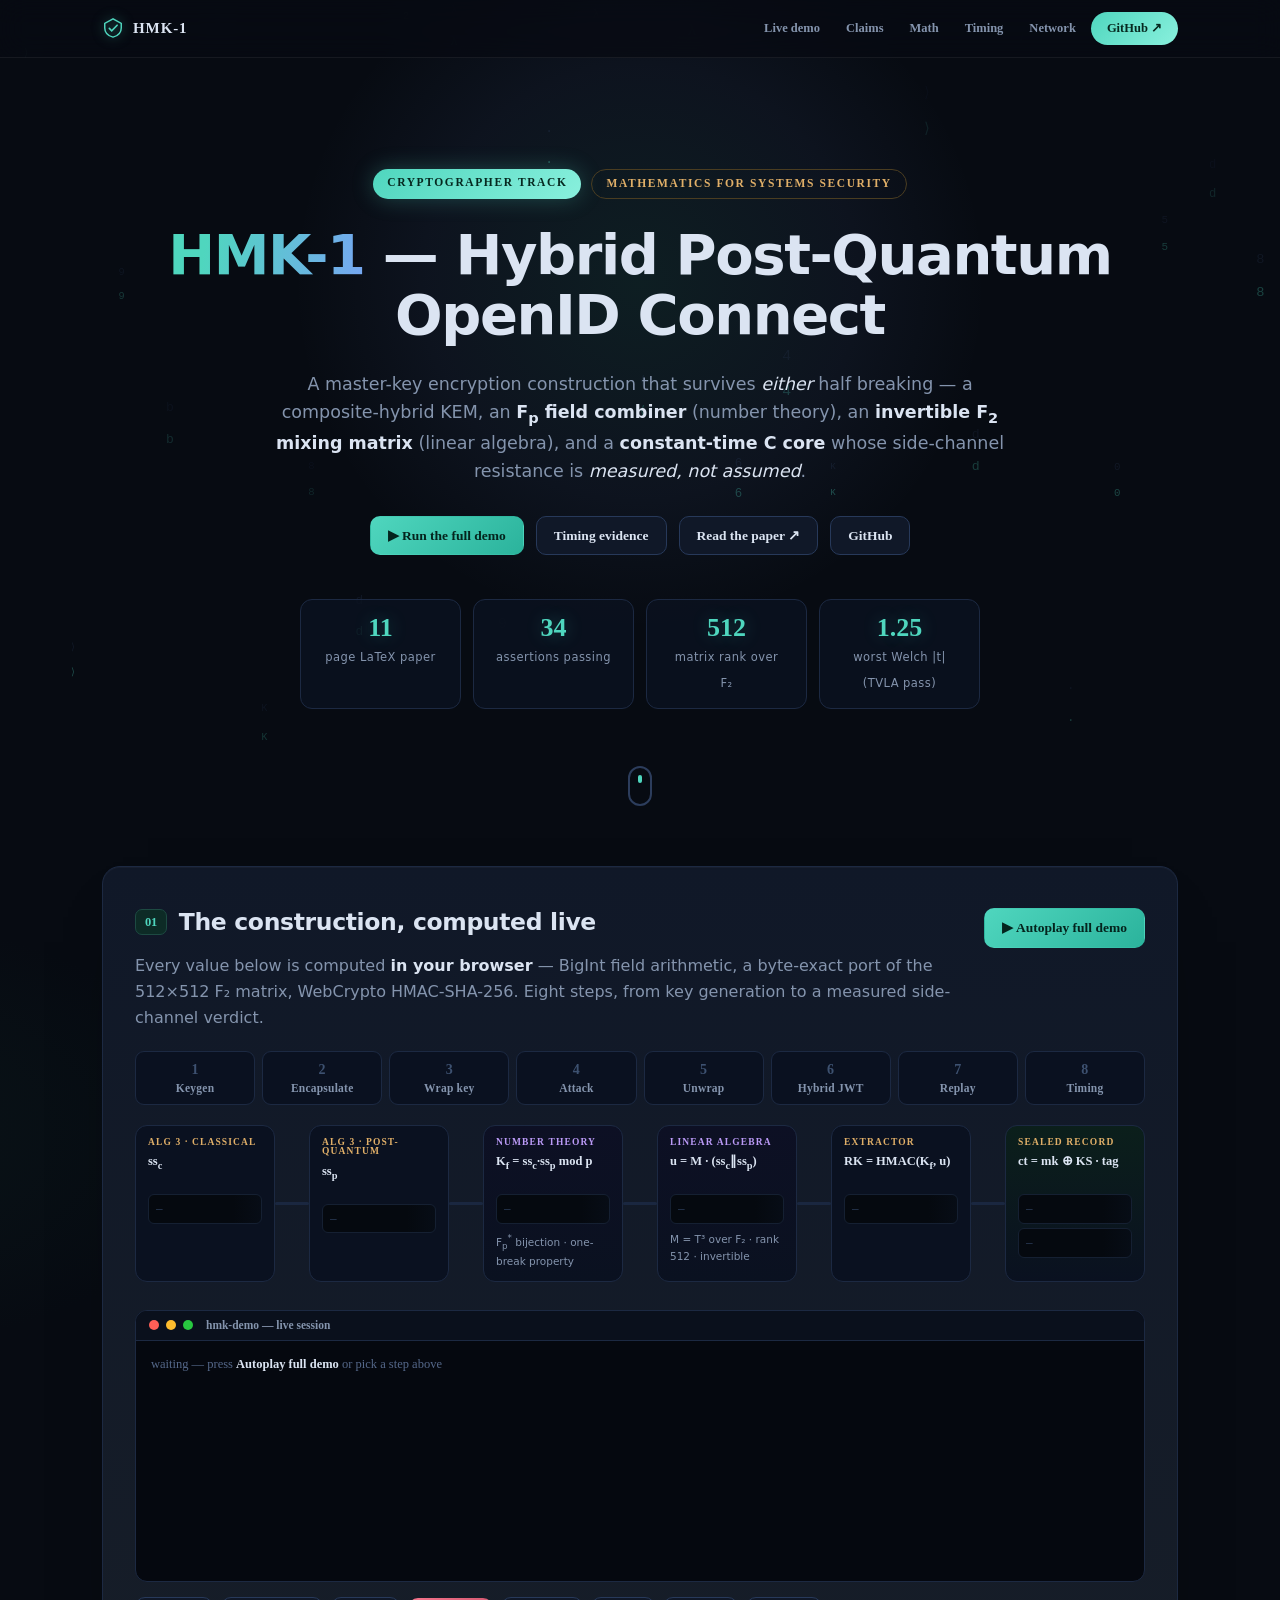
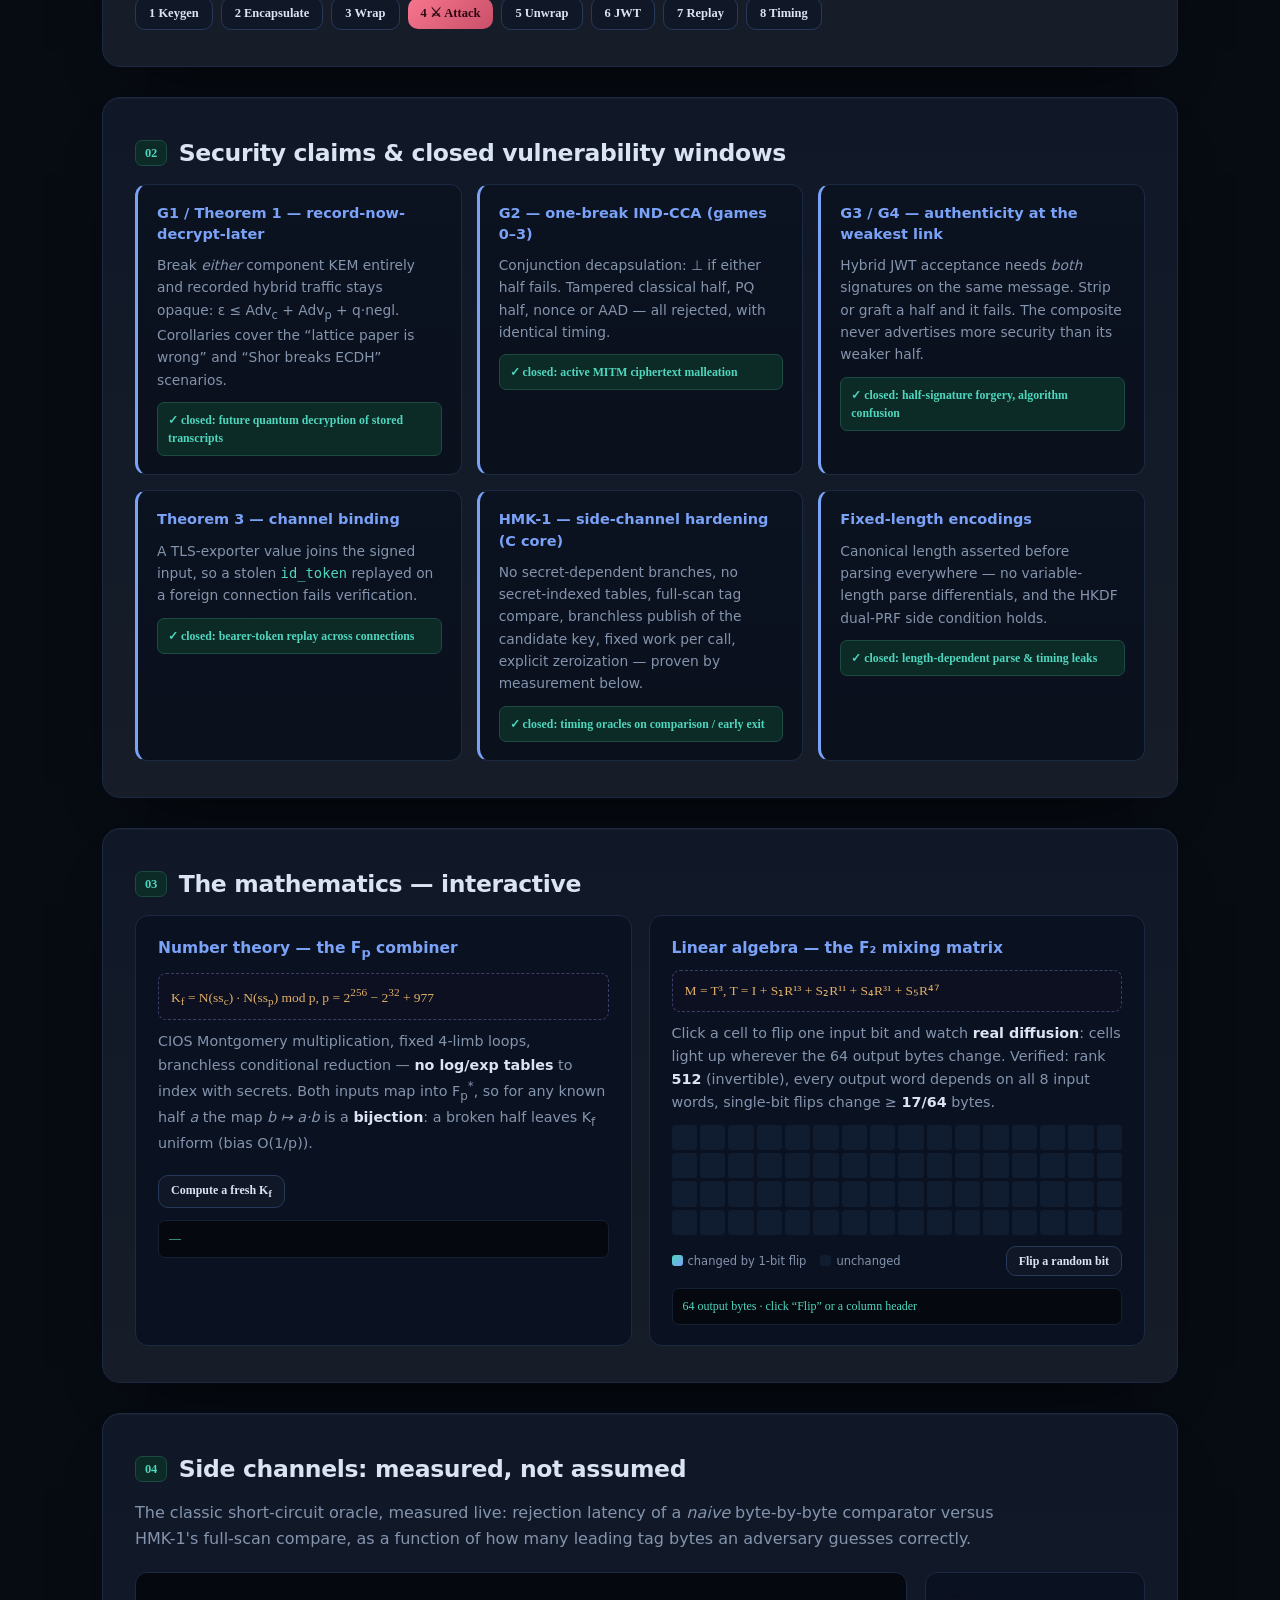
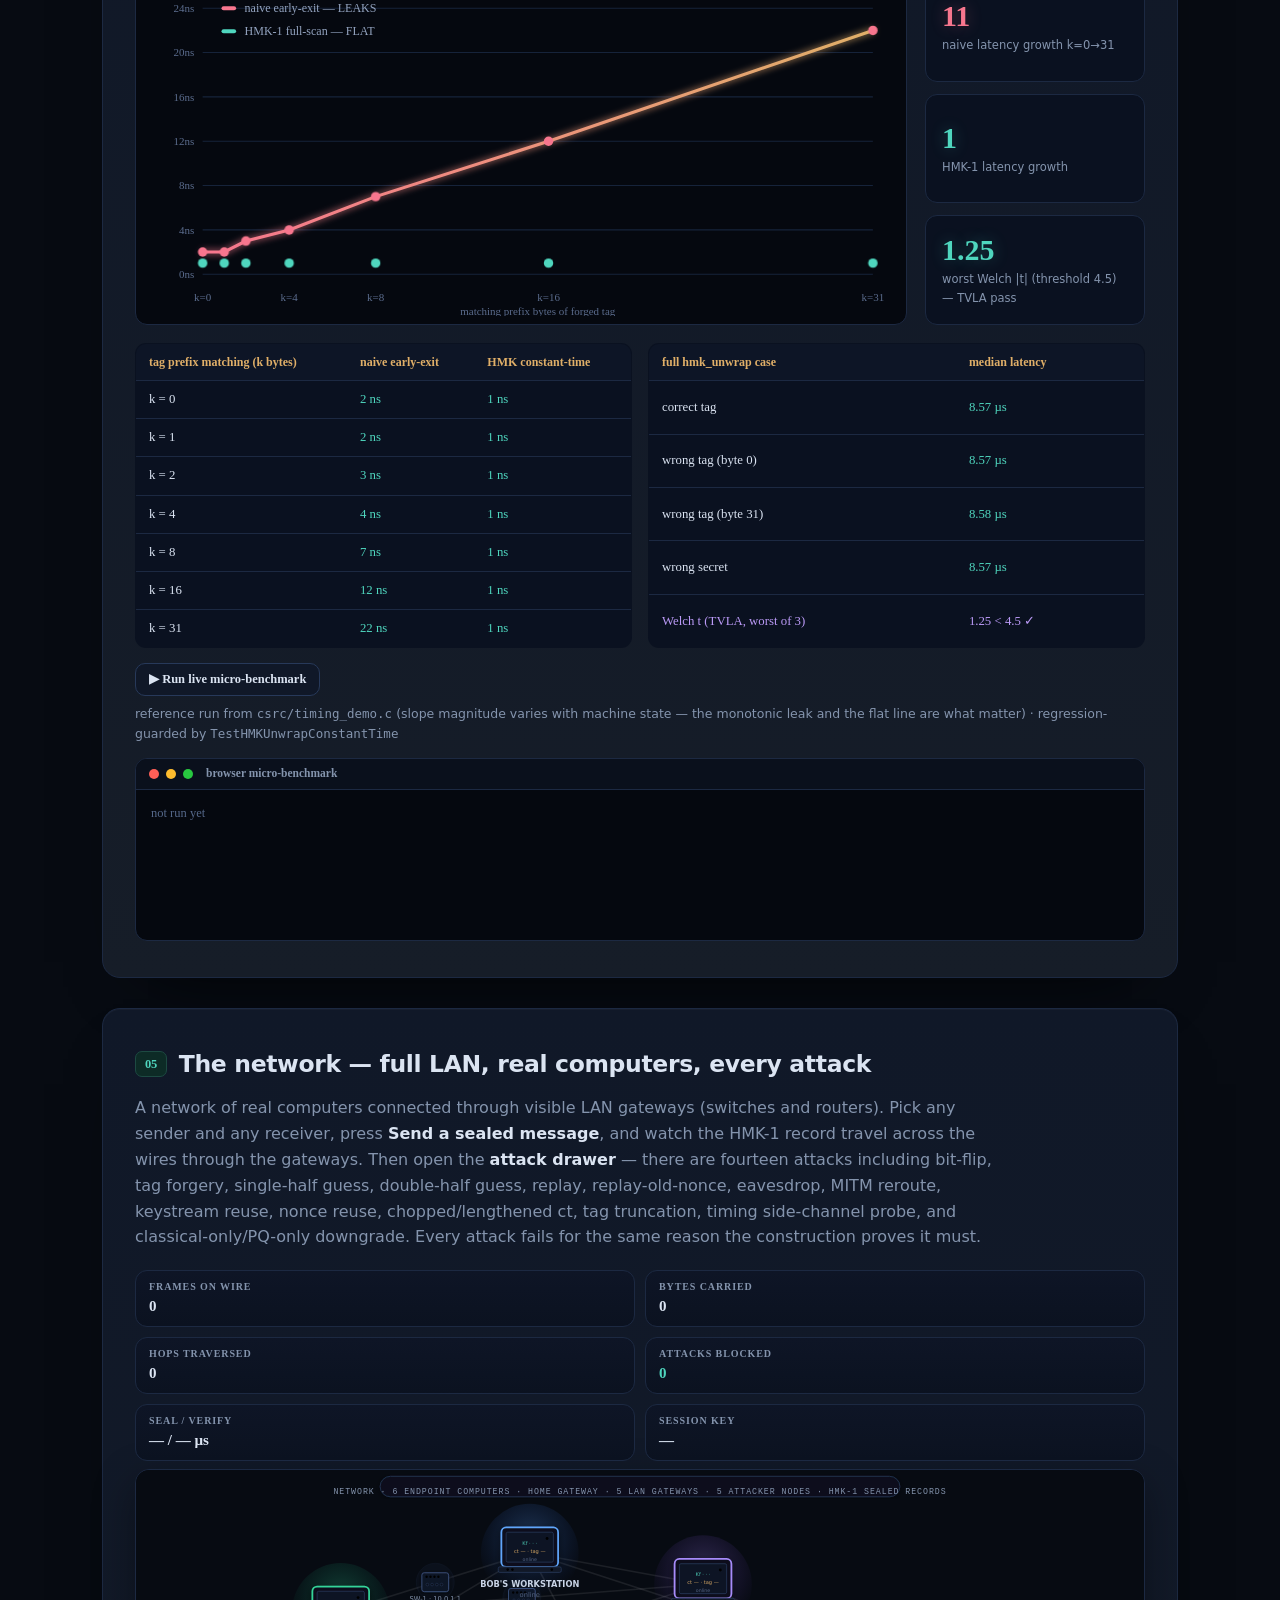
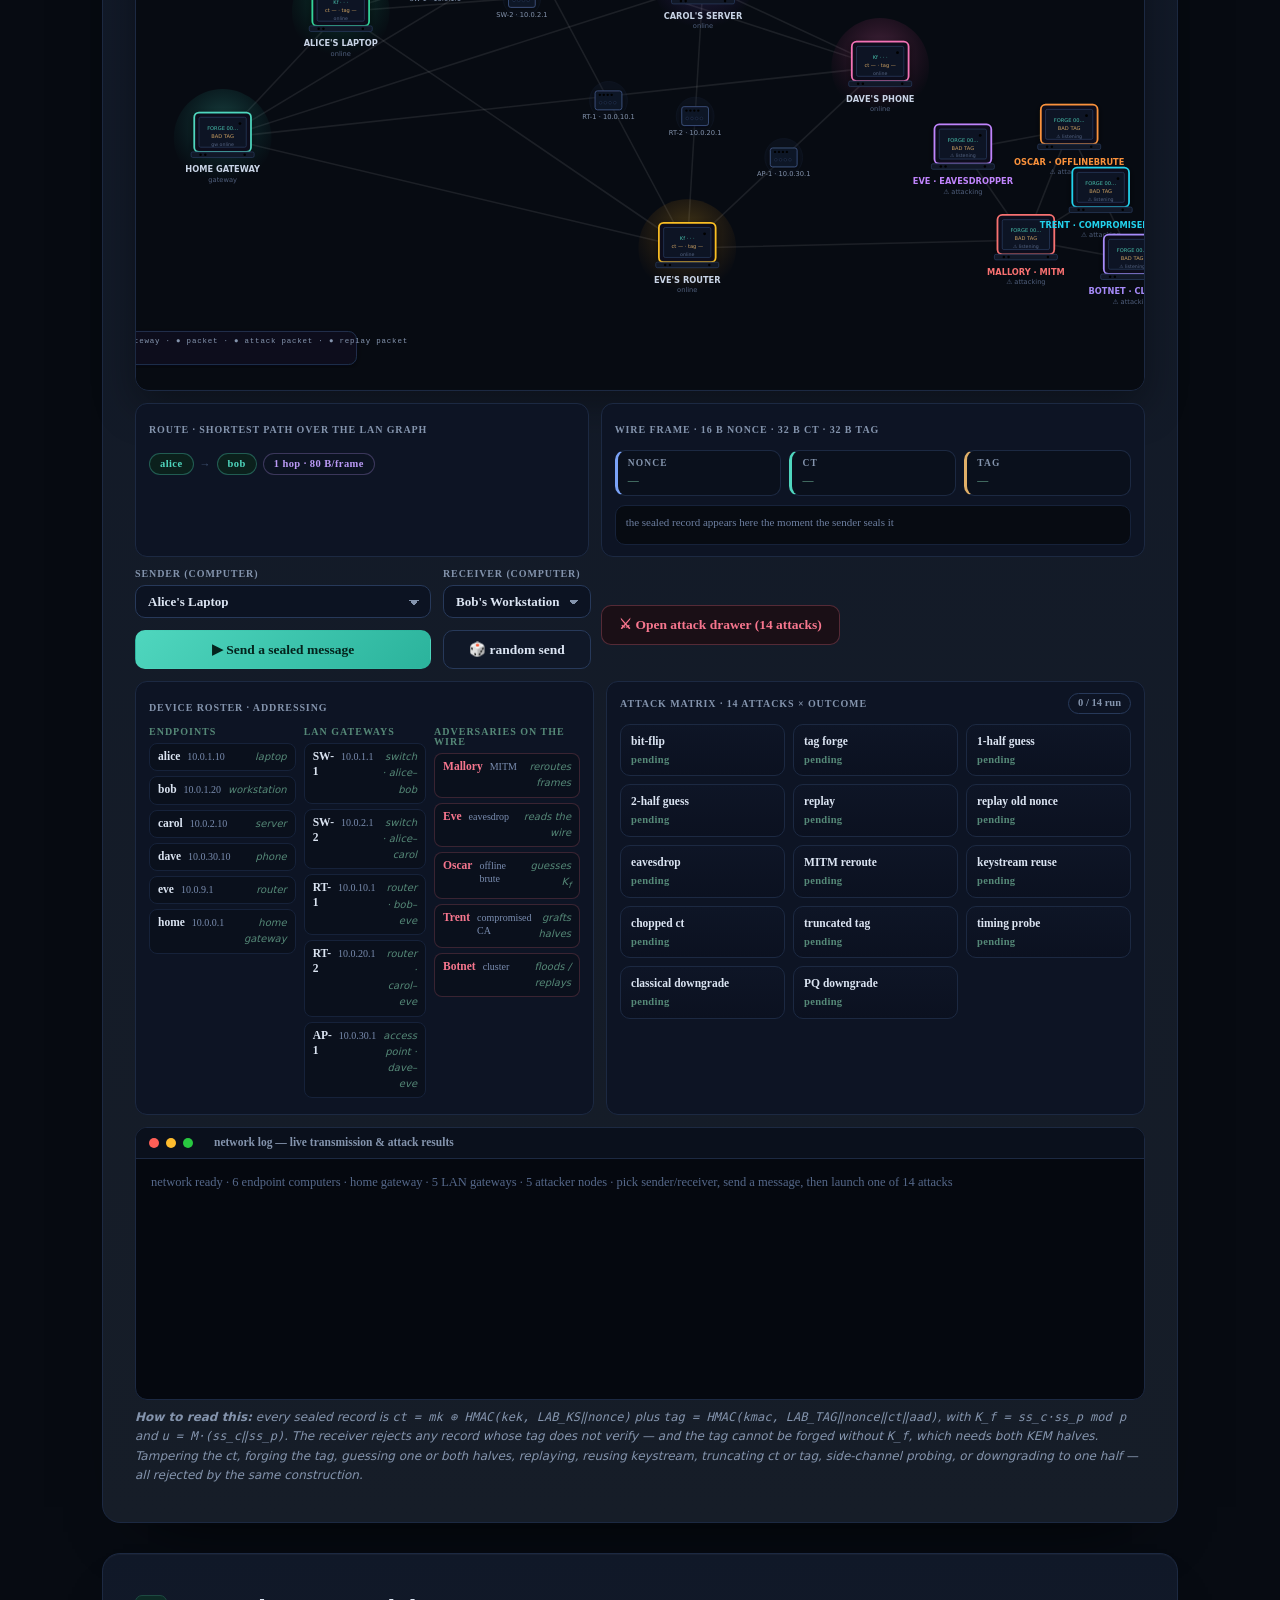
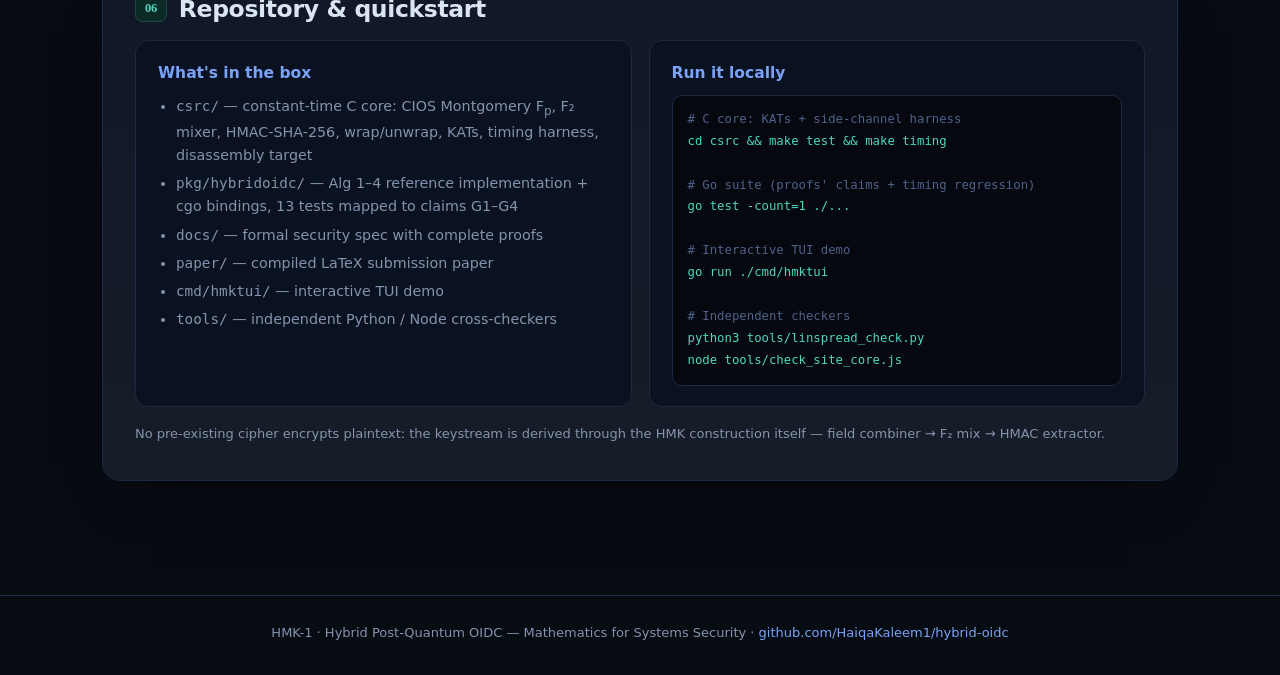
<file: site/index.html>
<!DOCTYPE html>
<html lang="en">
<head>
<meta charset="UTF-8">
<meta name="viewport" content="width=device-width, initial-scale=1.0">
<title>HMK-1 · Hybrid Post-Quantum OIDC — Cryptographer Track</title>
<meta name="description" content="Master-key encryption surviving either half breaking: composite-hybrid KEM, F_p field combiner, rank-512 F_2 matrix, constant-time C core with measured side-channel resistance.">
<link rel="stylesheet" href="styles.css">
<link rel="icon" href="data:image/svg+xml,<svg xmlns='http://www.w3.org/2000/svg' viewBox='0 0 100 100'><text y='.9em' font-size='90'>🔐</text></svg>">
</head>
<body>

<!-- =============================================================== NAV -->
<nav class="nav">
  <div class="nav-inner">
    <a class="brand" href="#top">
      <svg viewBox="0 0 24 24" width="22" height="22" aria-hidden="true">
        <path d="M12 2L3 7v5c0 5 3.8 8.6 9 10 5.2-1.4 9-5 9-10V7l-9-5z" fill="none" stroke="currentColor" stroke-width="1.6"/>
        <path d="M8 12.5l2.6 2.6L16.5 9" fill="none" stroke="currentColor" stroke-width="1.8" stroke-linecap="round"/>
      </svg>
      <span>HMK-1</span>
    </a>
    <div class="nav-links">
      <a href="#demo">Live demo</a>
      <a href="#claims">Claims</a>
      <a href="#math">Math</a>
      <a href="#timing">Timing</a>
      <a href="#network">Network</a>
      <a class="nav-cta" href="https://github.com/HaiqaKaleem1/hybrid-oidc" target="_blank" rel="noopener">GitHub ↗</a>
    </div>
    <button class="nav-toggle" id="navToggle" aria-label="Toggle navigation" aria-expanded="false">
      <span></span><span></span><span></span>
    </button>
  </div>
</nav>

<!-- ============================================================= HERO -->
<header class="hero" id="top">
  <canvas id="heroCanvas" aria-hidden="true"></canvas>
  <div class="hero-glow" aria-hidden="true"></div>
  <div class="hero-inner">
    <div class="badge-row reveal">
      <span class="badge">Cryptographer Track</span>
      <span class="badge ghost">Mathematics for Systems Security</span>
    </div>
    <h1 class="reveal d1">
      <span class="gradient-text">HMK-1</span> — Hybrid Post-Quantum<br>OpenID Connect
    </h1>
    <p class="tagline reveal d2">
      A master-key encryption construction that survives <em>either</em> half breaking —
      a composite-hybrid KEM, an <strong>F<sub>p</sub> field combiner</strong> (number theory),
      an <strong>invertible F<sub>2</sub> mixing matrix</strong> (linear algebra), and a
      <strong>constant-time C core</strong> whose side-channel resistance is
      <em>measured, not assumed</em>.
    </p>
    <div class="cta-row reveal d3">
      <button class="btn primary glow" id="heroRun">▶ Run the full demo</button>
      <a class="btn" href="#timing">Timing evidence</a>
      <a class="btn" href="paper/main.pdf">Read the paper ↗</a>
      <a class="btn" href="https://github.com/HaiqaKaleem1/hybrid-oidc" target="_blank" rel="noopener">GitHub</a>
    </div>
    <div class="stats reveal d4">
      <div class="stat"><span class="stat-num" data-count="11">0</span><span class="stat-label">page LaTeX paper</span></div>
      <div class="stat"><span class="stat-num" data-count="34">0</span><span class="stat-label">assertions passing</span></div>
      <div class="stat"><span class="stat-num" data-count="512">0</span><span class="stat-label">matrix rank over F₂</span></div>
      <div class="stat"><span class="stat-num">1.25</span><span class="stat-label">worst Welch |t| (TVLA pass)</span></div>
    </div>
  </div>
  <div class="scroll-hint" aria-hidden="true"><span></span></div>
</header>

<main>

<!-- ============================================================= DEMO -->
<section id="demo" class="panel reveal">
  <div class="panel-head">
    <h2><span class="num">01</span> The construction, computed live</h2>
    <div class="panel-actions">
      <button class="btn primary glow" id="btnAutoplay">▶ Autoplay full demo</button>
    </div>
  </div>
  <p class="lead">Every value below is computed <strong>in your browser</strong> — BigInt field
  arithmetic, a byte-exact port of the 512×512 F₂ matrix, WebCrypto HMAC-SHA-256.
  Eight steps, from key generation to a measured side-channel verdict.</p>

  <!-- step rail -->
  <div class="rail" id="rail">
    <button class="rail-step" data-step="0"><i>1</i>Keygen</button>
    <button class="rail-step" data-step="1"><i>2</i>Encapsulate</button>
    <button class="rail-step" data-step="2"><i>3</i>Wrap key</button>
    <button class="rail-step" data-step="3"><i>4</i>Attack</button>
    <button class="rail-step" data-step="4"><i>5</i>Unwrap</button>
    <button class="rail-step" data-step="5"><i>6</i>Hybrid JWT</button>
    <button class="rail-step" data-step="6"><i>7</i>Replay</button>
    <button class="rail-step" data-step="7"><i>8</i>Timing</button>
  </div>

  <!-- pipeline -->
  <div class="pipeline" id="pipeline">
    <div class="stage" data-stage="0">
      <div class="stage-kicker">Alg 3 · classical</div>
      <div class="stage-title">ss<sub>c</sub></div>
      <code class="hex skel" id="v-ssc">—</code>
    </div>
    <div class="conn" data-on="0"><span class="pulse"></span></div>
    <div class="stage" data-stage="1">
      <div class="stage-kicker">Alg 3 · post-quantum</div>
      <div class="stage-title">ss<sub>p</sub></div>
      <code class="hex skel" id="v-ssp">—</code>
    </div>
    <div class="conn" data-on="1"><span class="pulse"></span></div>
    <div class="stage math" data-stage="2">
      <div class="stage-kicker">number theory</div>
      <div class="stage-title">K<sub>f</sub> = ss<sub>c</sub>·ss<sub>p</sub> mod p</div>
      <code class="hex skel" id="v-kf">—</code>
      <div class="note">F<sub>p</sub><sup>*</sup> bijection · one-break property</div>
    </div>
    <div class="conn" data-on="2"><span class="pulse"></span></div>
    <div class="stage math" data-stage="3">
      <div class="stage-kicker">linear algebra</div>
      <div class="stage-title">u = M · (ss<sub>c</sub>‖ss<sub>p</sub>)</div>
      <code class="hex skel" id="v-u">—</code>
      <div class="note">M = T³ over F₂ · rank 512 · invertible</div>
    </div>
    <div class="conn" data-on="3"><span class="pulse"></span></div>
    <div class="stage" data-stage="4">
      <div class="stage-kicker">extractor</div>
      <div class="stage-title">RK = HMAC(K<sub>f</sub>, u)</div>
      <code class="hex skel" id="v-rk">—</code>
    </div>
    <div class="conn" data-on="4"><span class="pulse"></span></div>
    <div class="stage seal" data-stage="5">
      <div class="stage-kicker">sealed record</div>
      <div class="stage-title">ct = mk ⊕ KS · tag</div>
      <code class="hex skel" id="v-ct">—</code>
      <code class="hex skel" id="v-tag">—</code>
    </div>
  </div>

  <!-- terminal + verdict -->
  <div class="term">
    <div class="term-bar">
      <span class="dot r"></span><span class="dot y"></span><span class="dot g"></span>
      <span class="term-title">hmk-demo — live session</span>
      <span class="verdict" id="verdict"></span>
    </div>
    <div class="term-body" id="log"><div class="tl dim">waiting — press <b>Autoplay full demo</b> or pick a step above</div></div>
  </div>

  <div class="controls">
    <button class="btn" data-run="0">1 Keygen</button>
    <button class="btn" data-run="1">2 Encapsulate</button>
    <button class="btn" data-run="2">3 Wrap</button>
    <button class="btn danger" data-run="3">4 ⚔ Attack</button>
    <button class="btn" data-run="4">5 Unwrap</button>
    <button class="btn" data-run="5">6 JWT</button>
    <button class="btn" data-run="6">7 Replay</button>
    <button class="btn" data-run="7">8 Timing</button>
  </div>
</section>

<!-- ============================================================ CLAIMS -->
<section id="claims" class="panel reveal">
  <h2><span class="num">02</span> Security claims & closed vulnerability windows</h2>
  <div class="cards">
    <article class="card reveal">
      <h3>G1 / Theorem 1 — record-now-decrypt-later</h3>
      <p>Break <em>either</em> component KEM entirely and recorded hybrid traffic stays
      opaque: ε ≤ Adv<sub>c</sub> + Adv<sub>p</sub> + q·negl. Corollaries cover the
      “lattice paper is wrong” and “Shor breaks ECDH” scenarios.</p>
      <div class="win">✓ closed: future quantum decryption of stored transcripts</div>
    </article>
    <article class="card reveal d1">
      <h3>G2 — one-break IND-CCA (games 0–3)</h3>
      <p>Conjunction decapsulation: ⊥ if either half fails. Tampered classical half,
      PQ half, nonce or AAD — all rejected, with identical timing.</p>
      <div class="win">✓ closed: active MITM ciphertext malleation</div>
    </article>
    <article class="card reveal d2">
      <h3>G3 / G4 — authenticity at the weakest link</h3>
      <p>Hybrid JWT acceptance needs <em>both</em> signatures on the same message.
      Strip or graft a half and it fails. The composite never advertises more
      security than its weaker half.</p>
      <div class="win">✓ closed: half-signature forgery, algorithm confusion</div>
    </article>
    <article class="card reveal">
      <h3>Theorem 3 — channel binding</h3>
      <p>A TLS-exporter value joins the signed input, so a stolen
      <code>id_token</code> replayed on a foreign connection fails verification.</p>
      <div class="win">✓ closed: bearer-token replay across connections</div>
    </article>
    <article class="card reveal d1">
      <h3>HMK-1 — side-channel hardening (C core)</h3>
      <p>No secret-dependent branches, no secret-indexed tables, full-scan tag
      compare, branchless publish of the candidate key, fixed work per call,
      explicit zeroization — proven by measurement below.</p>
      <div class="win">✓ closed: timing oracles on comparison / early exit</div>
    </article>
    <article class="card reveal d2">
      <h3>Fixed-length encodings</h3>
      <p>Canonical length asserted before parsing everywhere — no variable-length
      parse differentials, and the HKDF dual-PRF side condition holds.</p>
      <div class="win">✓ closed: length-dependent parse & timing leaks</div>
    </article>
  </div>
</section>

<!-- ============================================================== MATH -->
<section id="math" class="panel reveal">
  <h2><span class="num">03</span> The mathematics — interactive</h2>
  <div class="math-grid">
    <div class="math-box reveal">
      <h3>Number theory — the F<sub>p</sub> combiner</h3>
      <p class="formula">K<sub>f</sub> = N(ss<sub>c</sub>) · N(ss<sub>p</sub>) mod p,
          p = 2<sup>256</sup> − 2<sup>32</sup> + 977</p>
      <p>CIOS Montgomery multiplication, fixed 4-limb loops, branchless
      conditional reduction — <strong>no log/exp tables</strong> to index with
      secrets. Both inputs map into F<sub>p</sub><sup>*</sup>, so for any known
      half <em>a</em> the map <em>b ↦ a·b</em> is a <strong>bijection</strong>:
      a broken half leaves K<sub>f</sub> uniform (bias O(1/p)).</p>
      <button class="btn small" id="btnCombine">Compute a fresh K<sub>f</sub></button>
      <div class="mini-out" id="combineOut">—</div>
    </div>
    <div class="math-box reveal d1">
      <h3>Linear algebra — the F₂ mixing matrix</h3>
      <p class="formula">M = T³,  T = I + S₁R¹³ + S₂R¹¹ + S₄R³¹ + S₅R⁴⁷</p>
      <p>Click a cell to flip one input bit and watch <strong>real diffusion</strong>:
      cells light up wherever the 64 output bytes change. Verified: rank
      <strong>512</strong> (invertible), every output word depends on all 8 input
      words, single-bit flips change ≥ <strong>17/64</strong> bytes.</p>
      <div class="matrix-wrap">
        <div class="matrix" id="matrix" aria-label="diffusion grid"></div>
        <div class="matrix-legend">
          <span><i class="sw on"></i>changed by 1-bit flip</span>
          <span><i class="sw"></i>unchanged</span>
          <button class="btn small" id="btnMatrix">Flip a random bit</button>
        </div>
        <div class="mini-out" id="matrixOut">64 output bytes · click “Flip” or a column header</div>
      </div>
    </div>
  </div>
</section>

<!-- ============================================================ TIMING -->
<section id="timing" class="panel reveal">
  <h2><span class="num">04</span> Side channels: measured, not assumed</h2>
  <p class="lead">The classic short-circuit oracle, measured live: rejection latency of a
  <em>naive</em> byte-by-byte comparator versus HMK-1's full-scan compare, as a function of
  how many leading tag bytes an adversary guesses correctly.</p>

  <div class="chart-wrap">
    <svg id="chart" viewBox="0 0 720 320" role="img" aria-label="timing chart">
      <defs>
        <linearGradient id="naiveGrad" x1="0" y1="0" x2="1" y2="0">
          <stop offset="0%" stop-color="#f7768e"/><stop offset="100%" stop-color="#e0af68"/>
        </linearGradient>
        <linearGradient id="flatGrad" x1="0" y1="0" x2="1" y2="0">
          <stop offset="0%" stop-color="#4fd6be"/><stop offset="100%" stop-color="#7aa2f7"/>
        </linearGradient>
        <filter id="softGlow" x="-40%" y="-40%" width="180%" height="180%">
          <feGaussianBlur stdDeviation="3.5" result="b"/>
          <feMerge><feMergeNode in="b"/><feMergeNode in="SourceGraphic"/></feMerge>
        </filter>
      </defs>
      <g class="grid-lines" id="gridLines"></g>
      <g class="axis-labels" id="axisLabels"></g>
      <path id="naivePath" fill="none" stroke="url(#naiveGrad)" stroke-width="3"
            stroke-linecap="round" filter="url(#softGlow)"/>
      <path id="ctPath" fill="none" stroke="url(#flatGrad)" stroke-width="3"
            stroke-linecap="round" filter="url(#softGlow)"/>
      <g id="chartDots"></g>
      <g id="chartLegend">
        <rect x="74" y="24" width="14" height="4" rx="2" fill="#f7768e"/>
        <text x="96" y="30">naive early-exit — LEAKS</text>
        <rect x="74" y="46" width="14" height="4" rx="2" fill="#4fd6be"/>
        <text x="96" y="52">HMK-1 full-scan — FLAT</text>
      </g>
    </svg>
    <div class="chart-side">
      <div class="kpi">
        <div class="kpi-num leak" id="kpiLeak">11×</div>
        <div class="kpi-label">naive latency growth k=0→31</div>
      </div>
      <div class="kpi">
        <div class="kpi-num ok" id="kpiFlat">1.0×</div>
        <div class="kpi-label">HMK-1 latency growth</div>
      </div>
    <div class="kpi">
      <div class="kpi-num ok" id="kpiSpread">1.25</div>
      <div class="kpi-label">worst Welch |t| (threshold 4.5) — TVLA pass</div>
    </div>
    </div>
  </div>

  <div class="table-wrap">
    <table>
      <thead><tr><th>tag prefix matching (k bytes)</th><th>naive early-exit</th><th>HMK constant-time</th></tr></thead>
      <tbody>
        <tr><td>k = 0</td><td>2 ns</td><td>1 ns</td></tr>
        <tr><td>k = 1</td><td>2 ns</td><td>1 ns</td></tr>
        <tr><td>k = 2</td><td>3 ns</td><td>1 ns</td></tr>
        <tr><td>k = 4</td><td>4 ns</td><td>1 ns</td></tr>
        <tr><td>k = 8</td><td>7 ns</td><td>1 ns</td></tr>
        <tr><td>k = 16</td><td>12 ns</td><td>1 ns</td></tr>
        <tr><td>k = 31</td><td>22 ns</td><td>1 ns</td></tr>
      </tbody>
    </table>
    <table>
      <thead><tr><th>full hmk_unwrap case</th><th>median latency</th></tr></thead>
      <tbody>
        <tr><td>correct tag</td><td>8.57 µs</td></tr>
        <tr><td>wrong tag (byte 0)</td><td>8.57 µs</td></tr>
        <tr><td>wrong tag (byte 31)</td><td>8.58 µs</td></tr>
        <tr><td>wrong secret</td><td>8.57 µs</td></tr>
        <tr><td class="hl">Welch t (TVLA, worst of 3)</td><td class="hl">1.25 < 4.5 ✓</td></tr>
      </tbody>
    </table>
  </div>

  <div class="controls">
    <button class="btn" id="btnBench">▶ Run live micro-benchmark</button>
    <span class="hint">reference run from <code>csrc/timing_demo.c</code> (slope magnitude varies
      with machine state — the monotonic leak and the flat line are what matter) ·
      regression-guarded by <code>TestHMKUnwrapConstantTime</code></span>
  </div>
  <div class="term compact">
    <div class="term-bar"><span class="dot r"></span><span class="dot y"></span><span class="dot g"></span>
      <span class="term-title">browser micro-benchmark</span></div>
    <div class="term-body" id="benchLog"><div class="tl dim">not run yet</div></div>
  </div>
</section>

<!-- =========================================================== SCOREBOARD -->

<!-- ============================================================== REPO -->
<section id="network" class="panel reveal">
  <h2><span class="num">05</span> The network — full LAN, real computers, every attack</h2>
  <p class="lead">A network of real computers connected through visible LAN gateways (switches and routers). Pick any sender and any receiver, press <strong>Send a sealed message</strong>, and watch the HMK-1 record travel across the wires through the gateways. Then open the <strong>attack drawer</strong> — there are fourteen attacks including bit-flip, tag forgery, single-half guess, double-half guess, replay, replay-old-nonce, eavesdrop, MITM reroute, keystream reuse, nonce reuse, chopped/lengthened ct, tag truncation, timing side-channel probe, and classical-only/PQ-only downgrade. Every attack fails for the same reason the construction proves it must.</p>
  <div class="net-telemetry" id="netTelemetry">
    <div class="tel"><span class="tel-k">frames on wire</span><span class="tel-v" id="tFrames">0</span></div>
    <div class="tel"><span class="tel-k">bytes carried</span><span class="tel-v" id="tBytes">0</span></div>
    <div class="tel"><span class="tel-k">hops traversed</span><span class="tel-v" id="tHops">0</span></div>
    <div class="tel"><span class="tel-k">attacks blocked</span><span class="tel-v ok" id="tBlocked">0</span></div>
    <div class="tel"><span class="tel-k">seal / verify</span><span class="tel-v" id="tLatency">&mdash; / &mdash; &micro;s</span></div>
    <div class="tel"><span class="tel-k">session key</span><span class="tel-v" id="tSession">&mdash;</span></div>
  </div>
  <div class="net-wrap"><div class="net-stage-wrap">
    <svg class="net-canvas" id="netCanvas" viewBox="0 0 1280 660" preserveAspectRatio="xMidYMid meet" aria-label="network simulation">
      <defs>
        <radialGradient id="ngAlice" cx="50%" cy="35%" r="60%"><stop offset="0%" stop-color="#34d399" stop-opacity="0.9"/><stop offset="100%" stop-color="#059669" stop-opacity="0"/></radialGradient>
        <radialGradient id="ngBob" cx="50%" cy="35%" r="60%"><stop offset="0%" stop-color="#60a5fa" stop-opacity="0.9"/><stop offset="100%" stop-color="#2563eb" stop-opacity="0"/></radialGradient>
        <radialGradient id="ngCarol" cx="50%" cy="35%" r="60%"><stop offset="0%" stop-color="#a78bfa" stop-opacity="0.85"/><stop offset="100%" stop-color="#7c3aed" stop-opacity="0"/></radialGradient>
        <radialGradient id="ngDave" cx="50%" cy="35%" r="60%"><stop offset="0%" stop-color="#f472b6" stop-opacity="0.85"/><stop offset="100%" stop-color="#db2777" stop-opacity="0"/></radialGradient>
        <radialGradient id="ngEve" cx="50%" cy="35%" r="60%"><stop offset="0%" stop-color="#fbbf24" stop-opacity="0.85"/><stop offset="100%" stop-color="#d97706" stop-opacity="0"/></radialGradient>
        <radialGradient id="ngHome" cx="50%" cy="35%" r="60%"><stop offset="0%" stop-color="#4fd6be" stop-opacity="0.9"/><stop offset="100%" stop-color="#0d9488" stop-opacity="0"/></radialGradient>
        <radialGradient id="ngAttRed" cx="50%" cy="35%" r="60%"><stop offset="0%" stop-color="#f87171" stop-opacity="0.95"/><stop offset="100%" stop-color="#dc2626" stop-opacity="0"/></radialGradient>
        <radialGradient id="ngAttPurple" cx="50%" cy="35%" r="60%"><stop offset="0%" stop-color="#c084fc" stop-opacity="0.9"/><stop offset="100%" stop-color="#7c3aed" stop-opacity="0"/></radialGradient>
        <radialGradient id="ngAttOrange" cx="50%" cy="35%" r="60%"><stop offset="0%" stop-color="#fb923c" stop-opacity="0.9"/><stop offset="100%" stop-color="#c2410c" stop-opacity="0"/></radialGradient>
        <radialGradient id="ngAttCyan" cx="50%" cy="35%" r="60%"><stop offset="0%" stop-color="#22d3ee" stop-opacity="0.9"/><stop offset="100%" stop-color="#0891b2" stop-opacity="0"/></radialGradient>
        <radialGradient id="ngBotnet" cx="50%" cy="35%" r="60%"><stop offset="0%" stop-color="#a78bfa" stop-opacity="0.85"/><stop offset="100%" stop-color="#4c1d95" stop-opacity="0"/></radialGradient>
        <linearGradient id="gwGrad" x1="0" y1="0" x2="0" y2="1"><stop offset="0%" stop-color="#1e2a44"/><stop offset="100%" stop-color="#0e1626"/></linearGradient>
        <filter id="netGlow" x="-50%" y="-50%" width="200%" height="200%"><feGaussianBlur stdDeviation="3" result="b"/><feMerge><feMergeNode in="b"/><feMergeNode in="SourceGraphic"/></feMerge></filter>
        <filter id="softShadow"><feDropShadow dx="0" dy="2" stdDeviation="4" flood-color="#000" flood-opacity="0.4"/></filter>
        <filter id="computerShadow"><feDropShadow dx="0" dy="3" stdDeviation="5" flood-color="#000" flood-opacity="0.55"/></filter>
      </defs>
      <rect width="100%" height="100%" fill="#070b12"/>
      <g id="links" stroke="#ffffff16" stroke-width="2" stroke-linecap="round"></g>
      <g id="gateways"></g>
      <g id="packetGroup" opacity="0" pointer-events="none" filter="url(#netGlow)"><circle r="9" fill="#4fd6be" opacity="0.9"/><circle r="14" fill="none" stroke="#4fd6be" stroke-width="1.2" opacity="0.5"/></g>
      <g id="packetGroupBad" opacity="0" pointer-events="none" filter="url(#netGlow)"><circle r="9" fill="#f87171" opacity="0.9"/></g>
      <g id="packetGroupGold" opacity="0" pointer-events="none" filter="url(#netGlow)"><circle r="9" fill="#fbbf24" opacity="0.9"/></g>
      <g id="nodes"></g>
      <g transform="translate(640,30)"><rect x="-330" y="-22" width="660" height="26" rx="13" fill="#0a101c" stroke="#27395a" stroke-width="1" filter="url(#softShadow)"/><text x="0" y="1" text-anchor="middle" fill="#8494ad" font-family="monospace" font-size="10.5" letter-spacing="1.2">NETWORK · 6 ENDPOINT COMPUTERS · HOME GATEWAY · 5 LAN GATEWAYS · 5 ATTACKER NODES · HMK-1 SEALED RECORDS</text></g>
      <g transform="translate(40,620)"><rect x="-240" y="-34" width="480" height="42" rx="10" fill="#0a101c" stroke="#27395a" stroke-width="1" filter="url(#softShadow)"/><text x="-230" y="-20" fill="#8494ad" font-family="monospace" font-size="9.5" letter-spacing="1">● sender · ● receiver · ● gateway · ● packet · ● attack packet · ● replay packet</text><circle cx="-170" cy="-2" r="5" fill="#4fd6be"/><circle cx="-120" cy="-2" r="5" fill="#f87171"/><circle cx="-70" cy="-2" r="5" fill="#fbbf24"/><rect x="-210" y="-5" width="8" height="3" rx="1" fill="#27395a" stroke="#4fd6be" stroke-width="0.8"/><rect x="-160" y="-5" width="8" height="3" rx="1" fill="#27395a" stroke="#f87171" stroke-width="0.8"/><rect x="-110" y="-5" width="8" height="3" rx="1" fill="#27395a" stroke="#fbbf24" stroke-width="0.8"/></g>
    </svg>
  </div>
  <div class="net-meta">
    <div class="net-route">
      <span class="meta-k">route &middot; shortest path over the LAN graph</span>
      <div class="route-chips" id="routeChips"><span class="chip idle">pick a sender and a receiver</span></div>
    </div>
    <div class="net-frame">
      <span class="meta-k">wire frame &middot; 16 B nonce &middot; 32 B ct &middot; 32 B tag</span>
      <div class="frame-bar">
        <div class="fseg nonce"><b>nonce</b><span id="frameNonce">&mdash;</span></div>
        <div class="fseg ct"><b>ct</b><span id="frameCt">&mdash;</span></div>
        <div class="fseg tag"><b>tag</b><span id="frameTag">&mdash;</span></div>
      </div>
      <div class="frame-hex" id="frameHex">the sealed record appears here the moment the sender seals it</div>
    </div>
  </div>
  <div class="net-controls">
    <div class="net-row">
      <div class="pick-group"><label class="pick-label">SENDER (computer)</label><select id="senderSel" class="net-select"></select></div>
      <div class="pick-group"><label class="pick-label">RECEIVER (computer)</label><select id="receiverSel" class="net-select"></select></div>
      <button class="btn primary glow" id="btnSendMsg">▶ Send a sealed message</button>
      <button class="btn" id="btnRandSend">🎲 random send</button>
    </div>
    <div class="attack-drawer">
      <button class="btn attack-toggle" id="btnAttackToggle">⚔ Open attack drawer (14 attacks)</button>
      <div class="attack-drawer-inner" id="attackDrawer">
        <div class="attack-grid">
          <label class="attack-opt"><input type="radio" name="attack" value="none" checked><span class="attack-radio"></span><span class="attack-name">No attack — honest send</span><span class="attack-desc">sealed record arrives intact</span></label>
          <label class="attack-opt"><input type="radio" name="attack" value="bitflip"><span class="attack-radio"></span><span class="attack-name">Bit-flip on ciphertext</span><span class="attack-desc">flip one byte of ct in transit</span></label>
          <label class="attack-opt"><input type="radio" name="attack" value="tagforge"><span class="attack-radio"></span><span class="attack-name">Forge the tag with zeros</span><span class="attack-desc">submit 32 zero bytes as tag</span></label>
          <label class="attack-opt"><input type="radio" name="attack" value="halfguess"><span class="attack-radio"></span><span class="attack-name">Guess only one KEM half</span><span class="attack-desc">derive K_f from a fake half</span></label>
          <label class="attack-opt"><input type="radio" name="attack" value="doublehalf"><span class="attack-radio"></span><span class="attack-name">Guess both KEM halves</span><span class="attack-desc">brute-force a 256-bit key</span></label>
          <label class="attack-opt"><input type="radio" name="attack" value="replay"><span class="attack-radio"></span><span class="attack-name">Replay a captured record</span><span class="attack-desc">resend an old sealed record</span></label>
          <label class="attack-opt"><input type="radio" name="attack" value="replayoldnonce"><span class="attack-radio"></span><span class="attack-name">Replay with old nonce</span><span class="attack-desc">reuse the original nonce</span></label>
          <label class="attack-opt"><input type="radio" name="attack" value="eavesdrop"><span class="attack-radio"></span><span class="attack-name">Eavesdrop (passive)</span><span class="attack-desc">read the wire, cannot open ct</span></label>
          <label class="attack-opt"><input type="radio" name="attack" value="mitmreroute"><span class="attack-radio"></span><span class="attack-name">MITM reroute</span><span class="attack-desc">intercept and redirect the packet</span></label>
          <label class="attack-opt"><input type="radio" name="attack" value="keystreamreuse"><span class="attack-radio"></span><span class="attack-name">Keystream reuse</span><span class="attack-desc">reuse the same nonce+keystream</span></label>
          <label class="attack-opt"><input type="radio" name="attack" value="cttrunc"><span class="attack-radio"></span><span class="attack-name">Chopped ciphertext</span><span class="attack-desc">truncate ct to 16 bytes</span></label>
          <label class="attack-opt"><input type="radio" name="attack" value="tagtrunc"><span class="attack-radio"></span><span class="attack-name">Truncated tag</span><span class="attack-desc">submit 16-byte prefix of tag</span></label>
          <label class="attack-opt"><input type="radio" name="attack" value="timingprobe"><span class="attack-radio"></span><span class="attack-name">Timing side-channel probe</span><span class="attack-desc">measure untimely reject (fails)</span></label>
          <label class="attack-opt"><input type="radio" name="attack" value="downclassical"><span class="attack-radio"></span><span class="attack-name">Classical-only downgrade</span><span class="attack-desc">try with only the classical half</span></label>
          <label class="attack-opt"><input type="radio" name="attack" value="downpq"><span class="attack-radio"></span><span class="attack-name">PQ-only downgrade</span><span class="attack-desc">try with only the PQ half</span></label>
        </div>
        <button class="btn danger" id="btnLaunchAttack" disabled>⚔ Launch this attack</button>
      </div>
    </div>
  </div>
  </div>
  <div class="net-extra">
    <div class="roster">
      <span class="meta-k">device roster &middot; addressing</span>
      <div class="roster-grid">
        <div class="roster-col">
          <h4>endpoints</h4>
          <div class="roster-item"><b>alice</b><span>10.0.1.10</span><i>laptop</i></div>
          <div class="roster-item"><b>bob</b><span>10.0.1.20</span><i>workstation</i></div>
          <div class="roster-item"><b>carol</b><span>10.0.2.10</span><i>server</i></div>
          <div class="roster-item"><b>dave</b><span>10.0.30.10</span><i>phone</i></div>
          <div class="roster-item"><b>eve</b><span>10.0.9.1</span><i>router</i></div>
          <div class="roster-item"><b>home</b><span>10.0.0.1</span><i>home gateway</i></div>
        </div>
        <div class="roster-col">
          <h4>lan gateways</h4>
          <div class="roster-item"><b>SW-1</b><span>10.0.1.1</span><i>switch &middot; alice&ndash;bob</i></div>
          <div class="roster-item"><b>SW-2</b><span>10.0.2.1</span><i>switch &middot; alice&ndash;carol</i></div>
          <div class="roster-item"><b>RT-1</b><span>10.0.10.1</span><i>router &middot; bob&ndash;eve</i></div>
          <div class="roster-item"><b>RT-2</b><span>10.0.20.1</span><i>router &middot; carol&ndash;eve</i></div>
          <div class="roster-item"><b>AP-1</b><span>10.0.30.1</span><i>access point &middot; dave&ndash;eve</i></div>
        </div>
        <div class="roster-col">
          <h4>adversaries on the wire</h4>
          <div class="roster-item bad"><b>Mallory</b><span>MITM</span><i>reroutes frames</i></div>
          <div class="roster-item bad"><b>Eve</b><span>eavesdrop</span><i>reads the wire</i></div>
          <div class="roster-item bad"><b>Oscar</b><span>offline brute</span><i>guesses K<sub>f</sub></i></div>
          <div class="roster-item bad"><b>Trent</b><span>compromised CA</span><i>grafts halves</i></div>
          <div class="roster-item bad"><b>Botnet</b><span>cluster</span><i>floods / replays</i></div>
        </div>
      </div>
    </div>
    <div class="attack-matrix">
      <div class="mx-head"><span class="meta-k">attack matrix &middot; 14 attacks &times; outcome</span><span class="mx-count" id="mxCount">0 / 14 run</span></div>
      <div class="mx-grid" id="mxGrid">
        <div class="mx" data-atk="bitflip"><b>bit-flip</b><span id="mx-bitflip">pending</span></div>
        <div class="mx" data-atk="tagforge"><b>tag forge</b><span id="mx-tagforge">pending</span></div>
        <div class="mx" data-atk="halfguess"><b>1-half guess</b><span id="mx-halfguess">pending</span></div>
        <div class="mx" data-atk="doublehalf"><b>2-half guess</b><span id="mx-doublehalf">pending</span></div>
        <div class="mx" data-atk="replay"><b>replay</b><span id="mx-replay">pending</span></div>
        <div class="mx" data-atk="replayoldnonce"><b>replay old nonce</b><span id="mx-replayoldnonce">pending</span></div>
        <div class="mx" data-atk="eavesdrop"><b>eavesdrop</b><span id="mx-eavesdrop">pending</span></div>
        <div class="mx" data-atk="mitmreroute"><b>MITM reroute</b><span id="mx-mitmreroute">pending</span></div>
        <div class="mx" data-atk="keystreamreuse"><b>keystream reuse</b><span id="mx-keystreamreuse">pending</span></div>
        <div class="mx" data-atk="cttrunc"><b>chopped ct</b><span id="mx-cttrunc">pending</span></div>
        <div class="mx" data-atk="tagtrunc"><b>truncated tag</b><span id="mx-tagtrunc">pending</span></div>
        <div class="mx" data-atk="timingprobe"><b>timing probe</b><span id="mx-timingprobe">pending</span></div>
        <div class="mx" data-atk="downclassical"><b>classical downgrade</b><span id="mx-downclassical">pending</span></div>
        <div class="mx" data-atk="downpq"><b>PQ downgrade</b><span id="mx-downpq">pending</span></div>
      </div>
    </div>
  </div>
  <div class="net-log-wrap">
    <div class="term"><div class="term-bar"><span class="dot r"></span><span class="dot y"></span><span class="dot g"></span><span class="term-title" style="margin-left:14px">network log — live transmission & attack results</span><span class="verdict" id="netVerdict"></span></div>
      <div class="term-body" id="netLog"><div class="tl dim">network ready · 6 endpoint computers · home gateway · 5 LAN gateways · 5 attacker nodes · pick sender/receiver, send a message, then launch one of 14 attacks</div></div>
    </div>
  </div>
  <div class="net-note"><strong>How to read this:</strong> every sealed record is <code>ct = mk ⊕ HMAC(kek, LAB_KS‖nonce)</code> plus <code>tag = HMAC(kmac, LAB_TAG‖nonce‖ct‖aad)</code>, with <code>K_f = ss_c·ss_p mod p</code> and <code>u = M·(ss_c‖ss_p)</code>. The receiver rejects any record whose tag does not verify — and the tag cannot be forged without <code>K_f</code>, which needs <em>both</em> KEM halves. Tampering the ct, forging the tag, guessing one or both halves, replaying, reusing keystream, truncating ct or tag, side-channel probing, or downgrading to one half — all rejected by the same construction.</div>
</section>

<section id="repo" class="panel reveal">
  <h2><span class="num">06</span> Repository & quickstart</h2>
  <div class="math-grid">
    <div class="math-box reveal">
      <h3>What's in the box</h3>
      <ul>
        <li><code>csrc/</code> — constant-time C core: CIOS Montgomery F<sub>p</sub>,
            F₂ mixer, HMAC-SHA-256, wrap/unwrap, KATs, timing harness, disassembly target</li>
        <li><code>pkg/hybridoidc/</code> — Alg 1–4 reference implementation + cgo bindings,
            13 tests mapped to claims G1–G4</li>
        <li><code>docs/</code> — formal security spec with complete proofs</li>
        <li><code>paper/</code> — compiled LaTeX submission paper</li>
        <li><code>cmd/hmktui/</code> — interactive TUI demo</li>
        <li><code>tools/</code> — independent Python / Node cross-checkers</li>
      </ul>
    </div>
    <div class="math-box reveal d1">
  <h3>Run it locally</h3>
      <pre class="codeblock"><code><span class="cmt"># C core: KATs + side-channel harness</span>
cd csrc && make test && make timing

<span class="cmt"># Go suite (proofs' claims + timing regression)</span>
go test -count=1 ./...

<span class="cmt"># Interactive TUI demo</span>
go run ./cmd/hmktui

<span class="cmt"># Independent checkers</span>
python3 tools/linspread_check.py
node tools/check_site_core.js</code></pre>
    </div>
  </div>
  <p class="footnote">No pre-existing cipher encrypts plaintext: the keystream is derived
  through the HMK construction itself — field combiner → F₂ mix → HMAC extractor.</p>
</section>

</main>

<footer>
  <p>HMK-1 · Hybrid Post-Quantum OIDC — Mathematics for Systems Security ·
     <a href="https://github.com/HaiqaKaleem1/hybrid-oidc" target="_blank" rel="noopener">github.com/HaiqaKaleem1/hybrid-oidc</a></p>
</footer>

<script src="hmk-core.js"></script>
<script src="app.js"></script>
</body>
</html>
</file>
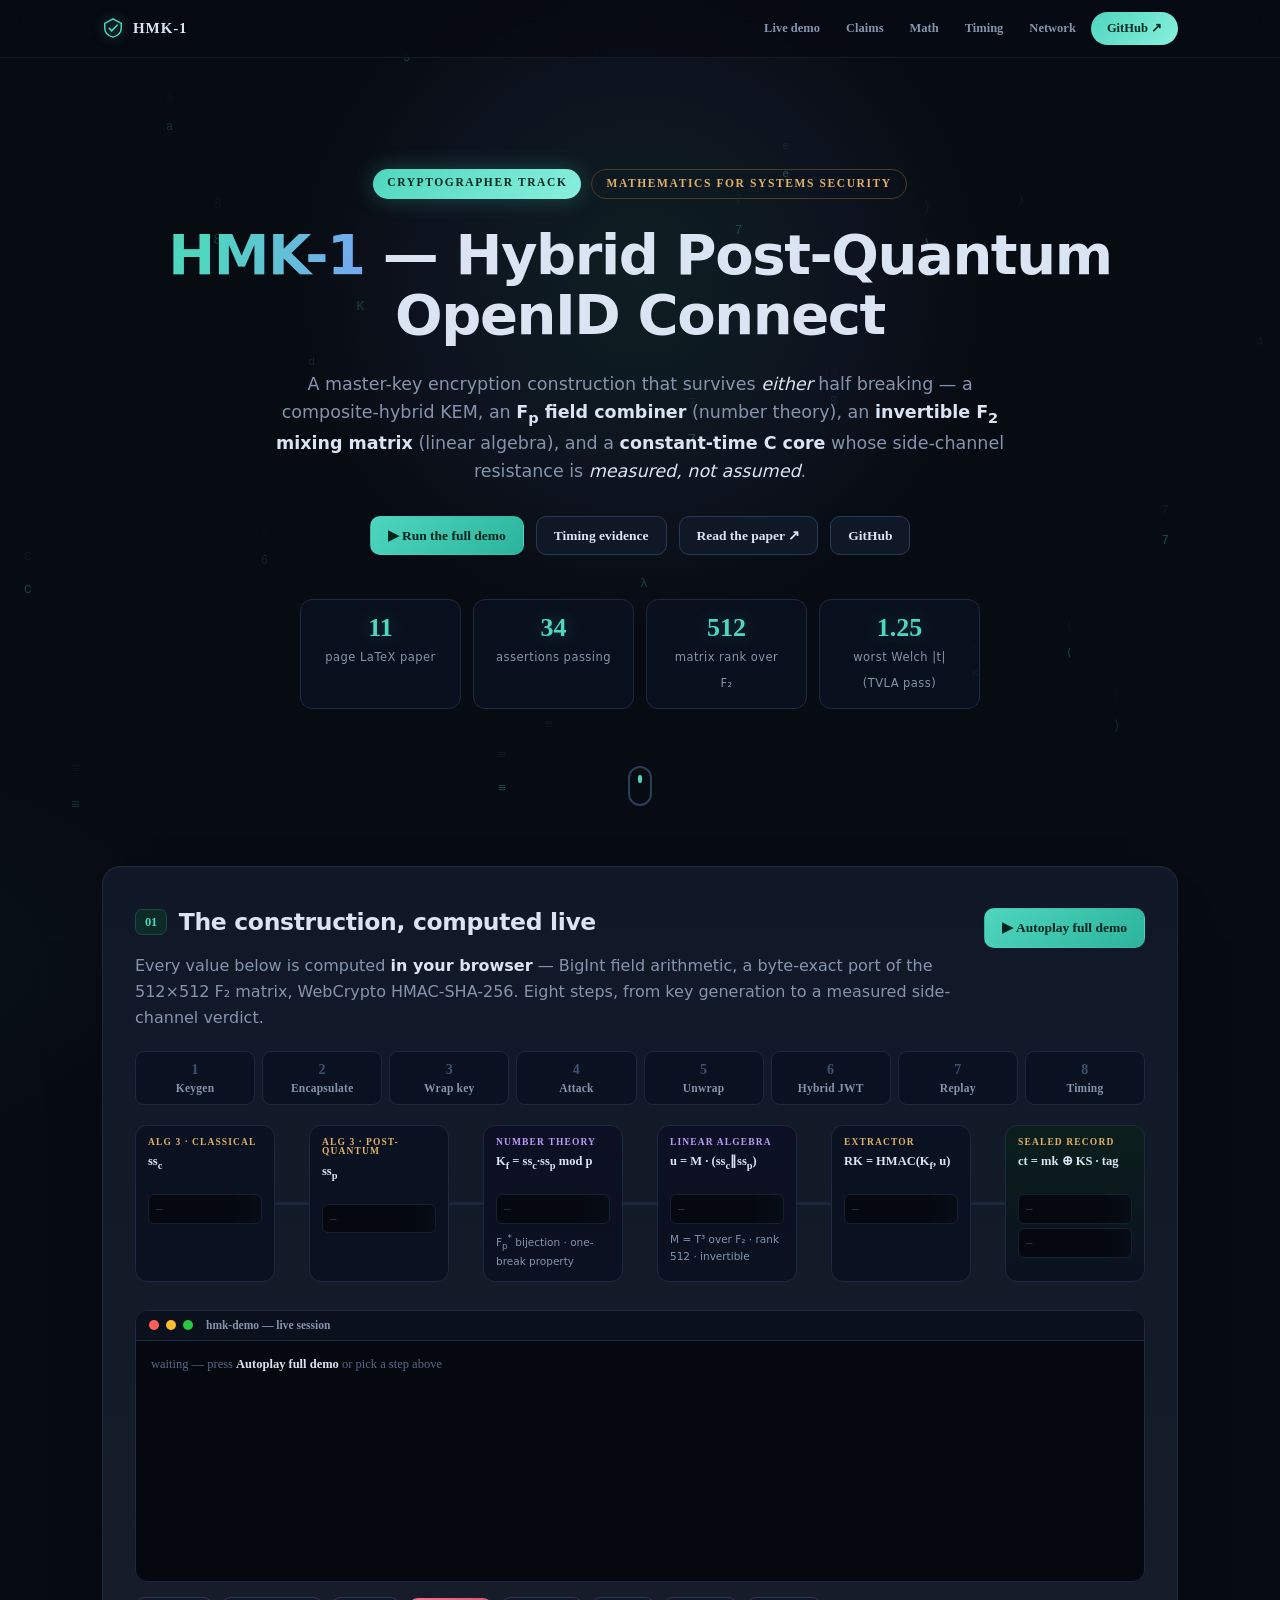
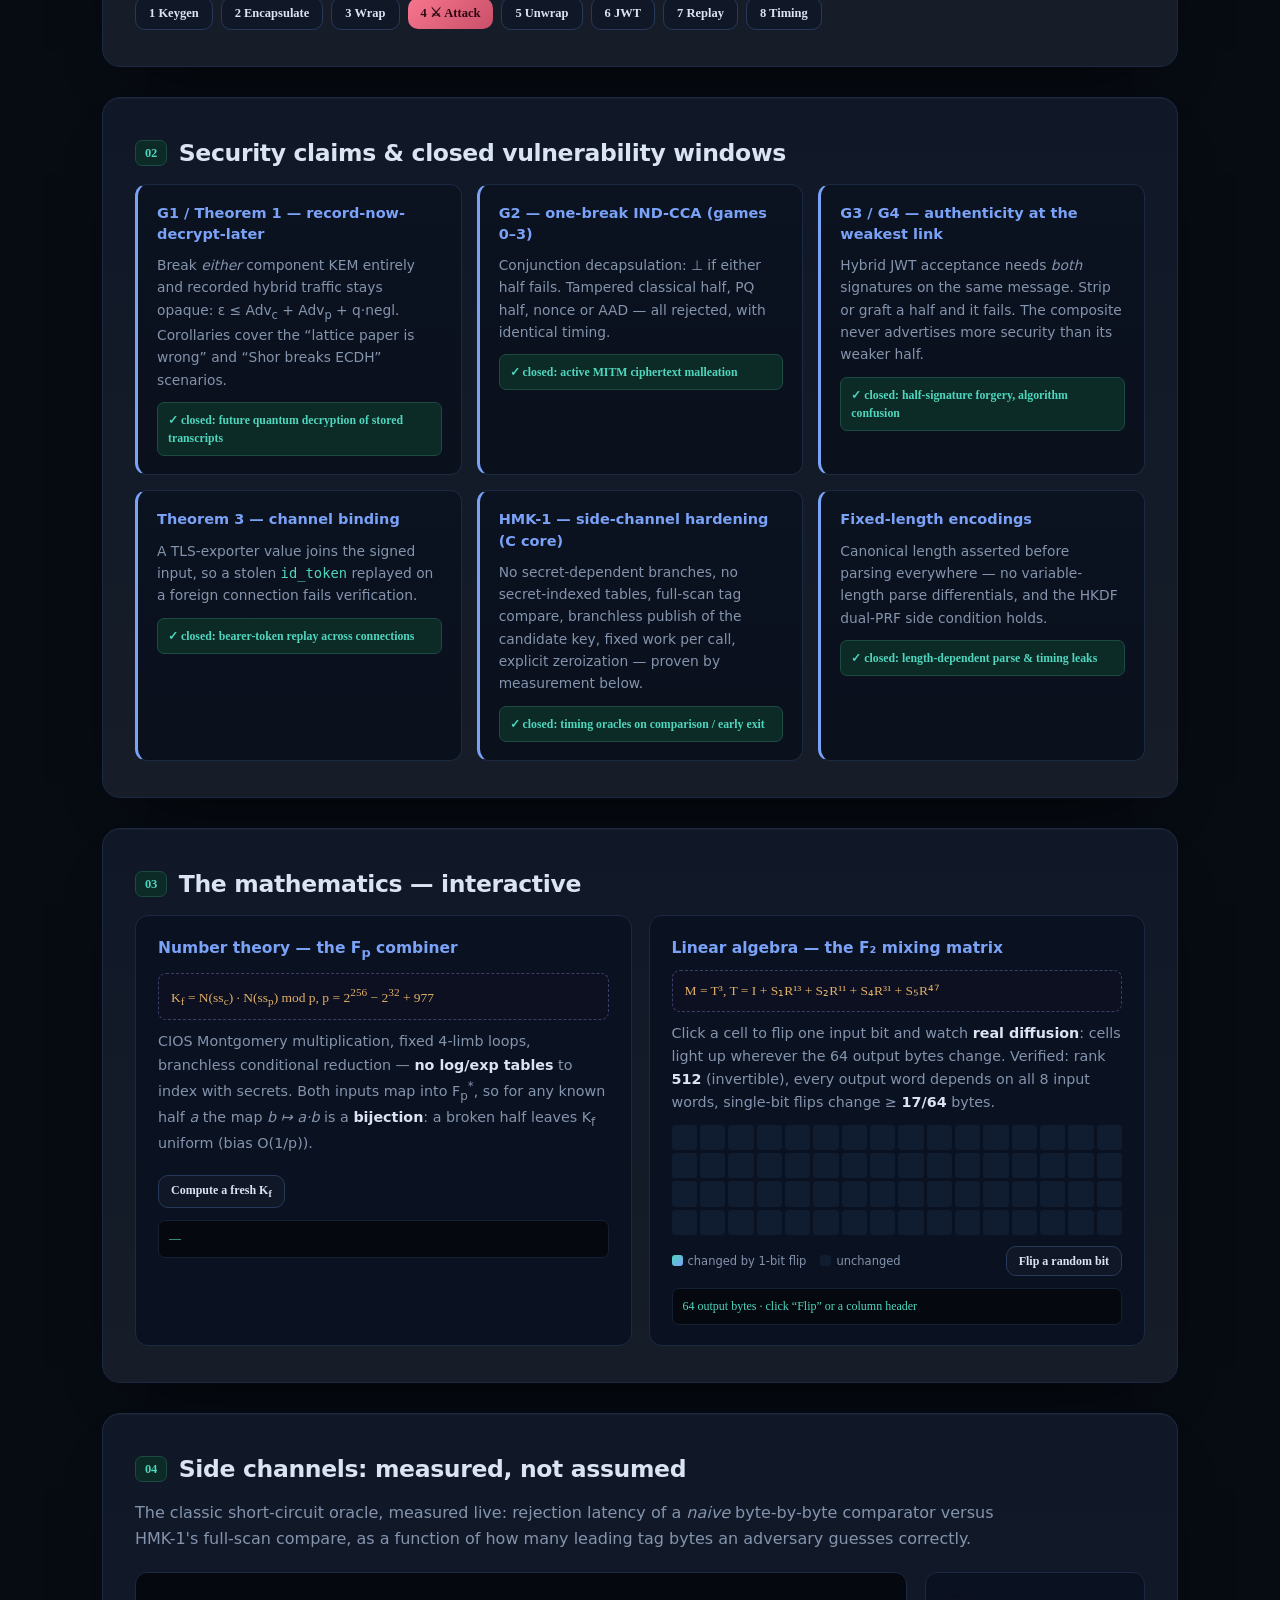
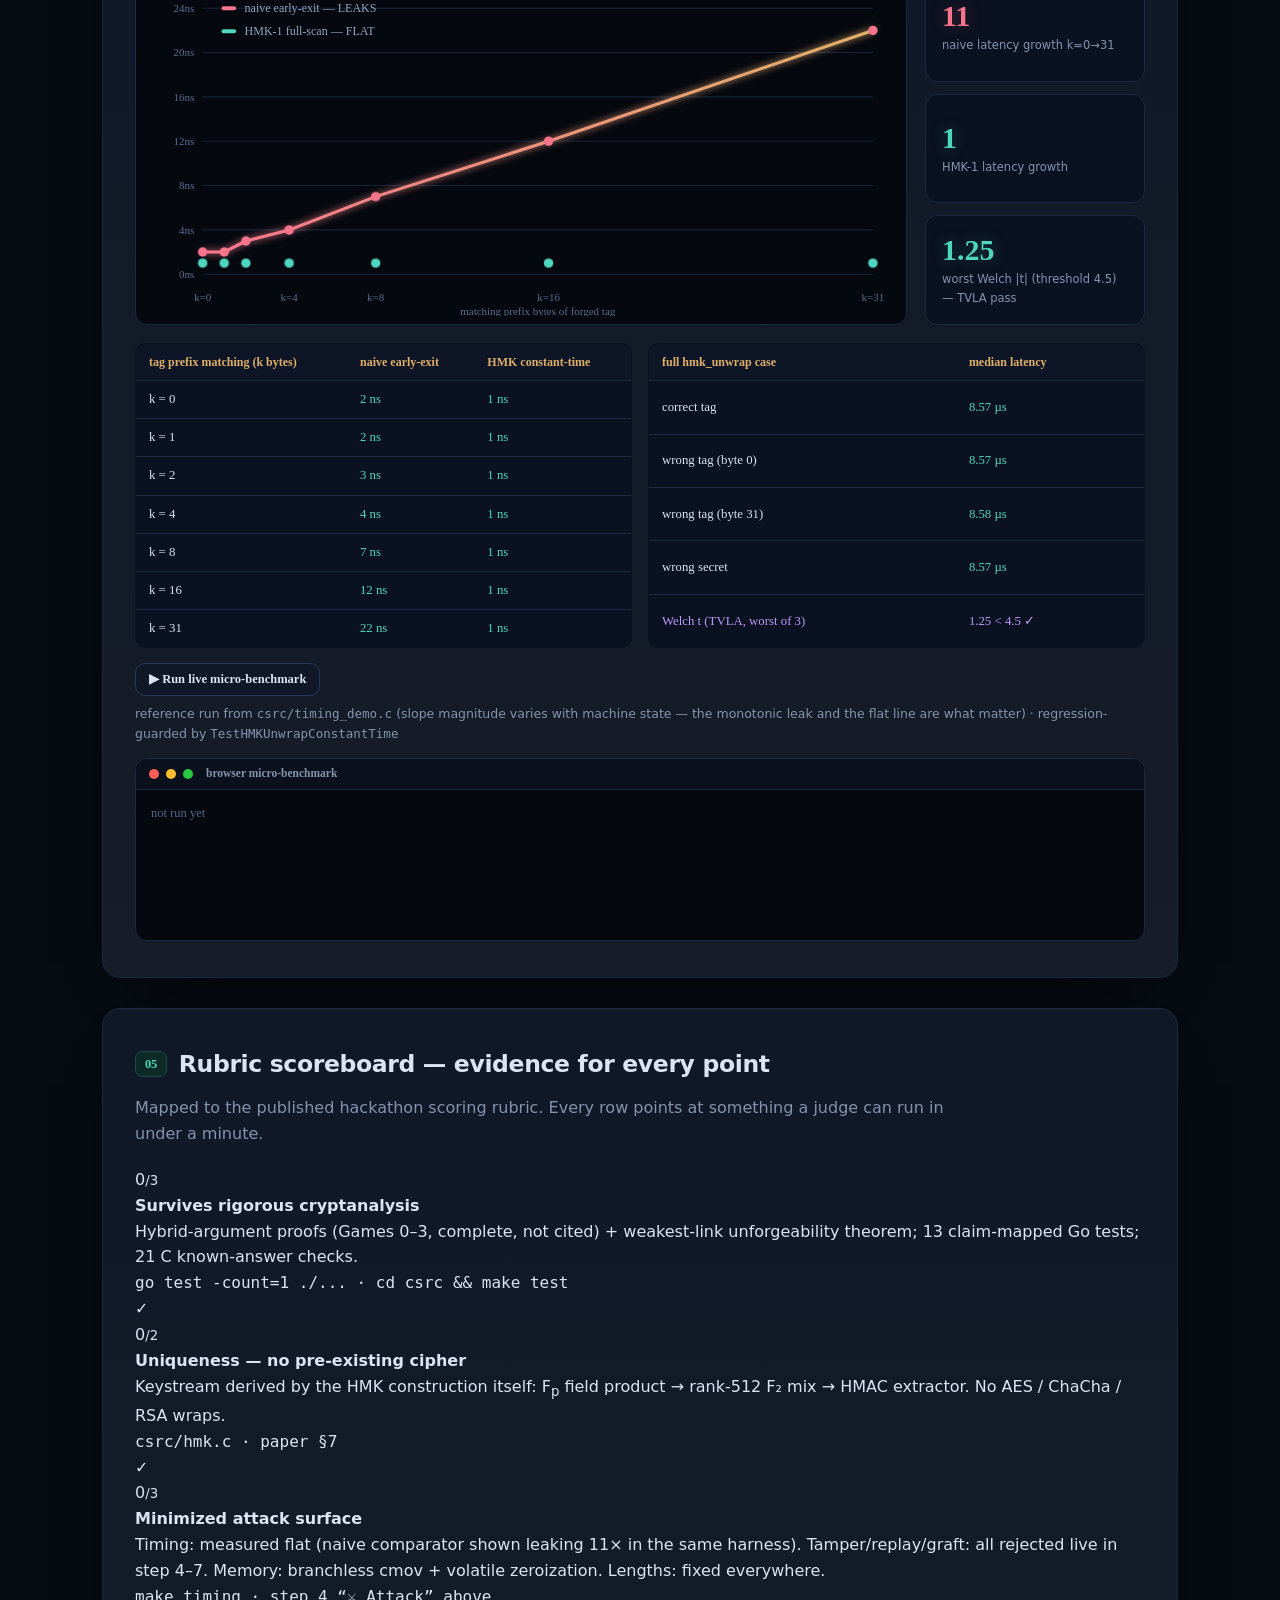
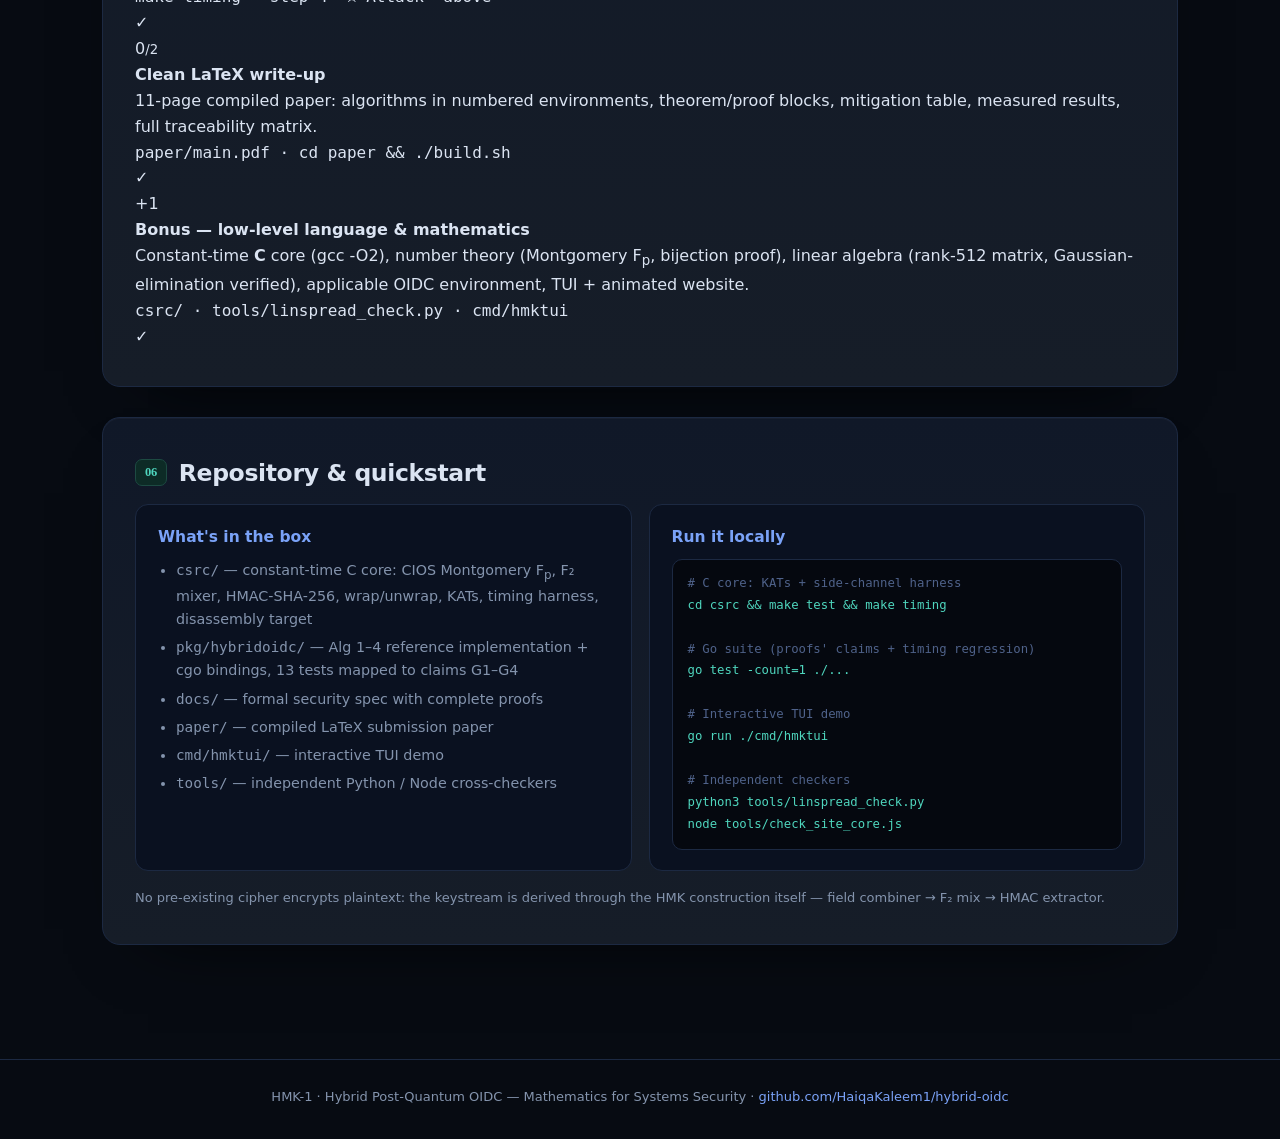
<file: site/.src.index.html>
<!DOCTYPE html>
<html lang="en">
<head>
<meta charset="UTF-8">
<meta name="viewport" content="width=device-width, initial-scale=1.0">
<title>HMK-1 · Hybrid Post-Quantum OIDC — Cryptographer Track</title>
<meta name="description" content="Master-key encryption surviving either half breaking: composite-hybrid KEM, F_p field combiner, rank-512 F_2 matrix, constant-time C core with measured side-channel resistance.">
<link rel="stylesheet" href="styles.css">
<link rel="icon" href="data:image/svg+xml,<svg xmlns='http://www.w3.org/2000/svg' viewBox='0 0 100 100'><text y='.9em' font-size='90'>🔐</text></svg>">
</head>
<body>

<!-- =============================================================== NAV -->
<nav class="nav">
  <div class="nav-inner">
    <a class="brand" href="#top">
      <svg viewBox="0 0 24 24" width="22" height="22" aria-hidden="true">
        <path d="M12 2L3 7v5c0 5 3.8 8.6 9 10 5.2-1.4 9-5 9-10V7l-9-5z" fill="none" stroke="currentColor" stroke-width="1.6"/>
        <path d="M8 12.5l2.6 2.6L16.5 9" fill="none" stroke="currentColor" stroke-width="1.8" stroke-linecap="round"/>
      </svg>
      <span>HMK-1</span>
    </a>
    <div class="nav-links">
      <a href="#demo">Live demo</a>
      <a href="#claims">Claims</a>
      <a href="#math">Math</a>
      <a href="#timing">Timing</a>
      <a href="#network">Network</a>
      <a class="nav-cta" href="https://github.com/HaiqaKaleem1/hybrid-oidc" target="_blank" rel="noopener">GitHub ↗</a>
    </div>
    <button class="nav-toggle" id="navToggle" aria-label="Toggle navigation" aria-expanded="false">
      <span></span><span></span><span></span>
    </button>
  </div>
</nav>

<!-- ============================================================= HERO -->
<header class="hero" id="top">
  <canvas id="heroCanvas" aria-hidden="true"></canvas>
  <div class="hero-glow" aria-hidden="true"></div>
  <div class="hero-inner">
    <div class="badge-row reveal">
      <span class="badge">Cryptographer Track</span>
      <span class="badge ghost">Mathematics for Systems Security</span>
    </div>
    <h1 class="reveal d1">
      <span class="gradient-text">HMK-1</span> — Hybrid Post-Quantum<br>OpenID Connect
    </h1>
    <p class="tagline reveal d2">
      A master-key encryption construction that survives <em>either</em> half breaking —
      a composite-hybrid KEM, an <strong>F<sub>p</sub> field combiner</strong> (number theory),
      an <strong>invertible F<sub>2</sub> mixing matrix</strong> (linear algebra), and a
      <strong>constant-time C core</strong> whose side-channel resistance is
      <em>measured, not assumed</em>.
    </p>
    <div class="cta-row reveal d3">
      <button class="btn primary glow" id="heroRun">▶ Run the full demo</button>
      <a class="btn" href="#timing">Timing evidence</a>
      <a class="btn" href="paper/main.pdf">Read the paper ↗</a>
      <a class="btn" href="https://github.com/HaiqaKaleem1/hybrid-oidc" target="_blank" rel="noopener">GitHub</a>
    </div>
    <div class="stats reveal d4">
      <div class="stat"><span class="stat-num" data-count="11">0</span><span class="stat-label">page LaTeX paper</span></div>
      <div class="stat"><span class="stat-num" data-count="34">0</span><span class="stat-label">assertions passing</span></div>
      <div class="stat"><span class="stat-num" data-count="512">0</span><span class="stat-label">matrix rank over F₂</span></div>
      <div class="stat"><span class="stat-num">1.25</span><span class="stat-label">worst Welch |t| (TVLA pass)</span></div>
    </div>
  </div>
  <div class="scroll-hint" aria-hidden="true"><span></span></div>
</header>

<main>

<!-- ============================================================= DEMO -->
<section id="demo" class="panel reveal">
  <div class="panel-head">
    <h2><span class="num">01</span> The construction, computed live</h2>
    <div class="panel-actions">
      <button class="btn primary glow" id="btnAutoplay">▶ Autoplay full demo</button>
    </div>
  </div>
  <p class="lead">Every value below is computed <strong>in your browser</strong> — BigInt field
  arithmetic, a byte-exact port of the 512×512 F₂ matrix, WebCrypto HMAC-SHA-256.
  Eight steps, from key generation to a measured side-channel verdict.</p>

  <!-- step rail -->
  <div class="rail" id="rail">
    <button class="rail-step" data-step="0"><i>1</i>Keygen</button>
    <button class="rail-step" data-step="1"><i>2</i>Encapsulate</button>
    <button class="rail-step" data-step="2"><i>3</i>Wrap key</button>
    <button class="rail-step" data-step="3"><i>4</i>Attack</button>
    <button class="rail-step" data-step="4"><i>5</i>Unwrap</button>
    <button class="rail-step" data-step="5"><i>6</i>Hybrid JWT</button>
    <button class="rail-step" data-step="6"><i>7</i>Replay</button>
    <button class="rail-step" data-step="7"><i>8</i>Timing</button>
  </div>

  <!-- pipeline -->
  <div class="pipeline" id="pipeline">
    <div class="stage" data-stage="0">
      <div class="stage-kicker">Alg 3 · classical</div>
      <div class="stage-title">ss<sub>c</sub></div>
      <code class="hex skel" id="v-ssc">—</code>
    </div>
    <div class="conn" data-on="0"><span class="pulse"></span></div>
    <div class="stage" data-stage="1">
      <div class="stage-kicker">Alg 3 · post-quantum</div>
      <div class="stage-title">ss<sub>p</sub></div>
      <code class="hex skel" id="v-ssp">—</code>
    </div>
    <div class="conn" data-on="1"><span class="pulse"></span></div>
    <div class="stage math" data-stage="2">
      <div class="stage-kicker">number theory</div>
      <div class="stage-title">K<sub>f</sub> = ss<sub>c</sub>·ss<sub>p</sub> mod p</div>
      <code class="hex skel" id="v-kf">—</code>
      <div class="note">F<sub>p</sub><sup>*</sup> bijection · one-break property</div>
    </div>
    <div class="conn" data-on="2"><span class="pulse"></span></div>
    <div class="stage math" data-stage="3">
      <div class="stage-kicker">linear algebra</div>
      <div class="stage-title">u = M · (ss<sub>c</sub>‖ss<sub>p</sub>)</div>
      <code class="hex skel" id="v-u">—</code>
      <div class="note">M = T³ over F₂ · rank 512 · invertible</div>
    </div>
    <div class="conn" data-on="3"><span class="pulse"></span></div>
    <div class="stage" data-stage="4">
      <div class="stage-kicker">extractor</div>
      <div class="stage-title">RK = HMAC(K<sub>f</sub>, u)</div>
      <code class="hex skel" id="v-rk">—</code>
    </div>
    <div class="conn" data-on="4"><span class="pulse"></span></div>
    <div class="stage seal" data-stage="5">
      <div class="stage-kicker">sealed record</div>
      <div class="stage-title">ct = mk ⊕ KS · tag</div>
      <code class="hex skel" id="v-ct">—</code>
      <code class="hex skel" id="v-tag">—</code>
    </div>
  </div>

  <!-- terminal + verdict -->
  <div class="term">
    <div class="term-bar">
      <span class="dot r"></span><span class="dot y"></span><span class="dot g"></span>
      <span class="term-title">hmk-demo — live session</span>
      <span class="verdict" id="verdict"></span>
    </div>
    <div class="term-body" id="log"><div class="tl dim">waiting — press <b>Autoplay full demo</b> or pick a step above</div></div>
  </div>

  <div class="controls">
    <button class="btn" data-run="0">1 Keygen</button>
    <button class="btn" data-run="1">2 Encapsulate</button>
    <button class="btn" data-run="2">3 Wrap</button>
    <button class="btn danger" data-run="3">4 ⚔ Attack</button>
    <button class="btn" data-run="4">5 Unwrap</button>
    <button class="btn" data-run="5">6 JWT</button>
    <button class="btn" data-run="6">7 Replay</button>
    <button class="btn" data-run="7">8 Timing</button>
  </div>
</section>

<!-- ============================================================ CLAIMS -->
<section id="claims" class="panel reveal">
  <h2><span class="num">02</span> Security claims & closed vulnerability windows</h2>
  <div class="cards">
    <article class="card reveal">
      <h3>G1 / Theorem 1 — record-now-decrypt-later</h3>
      <p>Break <em>either</em> component KEM entirely and recorded hybrid traffic stays
      opaque: ε ≤ Adv<sub>c</sub> + Adv<sub>p</sub> + q·negl. Corollaries cover the
      “lattice paper is wrong” and “Shor breaks ECDH” scenarios.</p>
      <div class="win">✓ closed: future quantum decryption of stored transcripts</div>
    </article>
    <article class="card reveal d1">
      <h3>G2 — one-break IND-CCA (games 0–3)</h3>
      <p>Conjunction decapsulation: ⊥ if either half fails. Tampered classical half,
      PQ half, nonce or AAD — all rejected, with identical timing.</p>
      <div class="win">✓ closed: active MITM ciphertext malleation</div>
    </article>
    <article class="card reveal d2">
      <h3>G3 / G4 — authenticity at the weakest link</h3>
      <p>Hybrid JWT acceptance needs <em>both</em> signatures on the same message.
      Strip or graft a half and it fails. The composite never advertises more
      security than its weaker half.</p>
      <div class="win">✓ closed: half-signature forgery, algorithm confusion</div>
    </article>
    <article class="card reveal">
      <h3>Theorem 3 — channel binding</h3>
      <p>A TLS-exporter value joins the signed input, so a stolen
      <code>id_token</code> replayed on a foreign connection fails verification.</p>
      <div class="win">✓ closed: bearer-token replay across connections</div>
    </article>
    <article class="card reveal d1">
      <h3>HMK-1 — side-channel hardening (C core)</h3>
      <p>No secret-dependent branches, no secret-indexed tables, full-scan tag
      compare, branchless publish of the candidate key, fixed work per call,
      explicit zeroization — proven by measurement below.</p>
      <div class="win">✓ closed: timing oracles on comparison / early exit</div>
    </article>
    <article class="card reveal d2">
      <h3>Fixed-length encodings</h3>
      <p>Canonical length asserted before parsing everywhere — no variable-length
      parse differentials, and the HKDF dual-PRF side condition holds.</p>
      <div class="win">✓ closed: length-dependent parse & timing leaks</div>
    </article>
  </div>
</section>

<!-- ============================================================== MATH -->
<section id="math" class="panel reveal">
  <h2><span class="num">03</span> The mathematics — interactive</h2>
  <div class="math-grid">
    <div class="math-box reveal">
      <h3>Number theory — the F<sub>p</sub> combiner</h3>
      <p class="formula">K<sub>f</sub> = N(ss<sub>c</sub>) · N(ss<sub>p</sub>) mod p,
          p = 2<sup>256</sup> − 2<sup>32</sup> + 977</p>
      <p>CIOS Montgomery multiplication, fixed 4-limb loops, branchless
      conditional reduction — <strong>no log/exp tables</strong> to index with
      secrets. Both inputs map into F<sub>p</sub><sup>*</sup>, so for any known
      half <em>a</em> the map <em>b ↦ a·b</em> is a <strong>bijection</strong>:
      a broken half leaves K<sub>f</sub> uniform (bias O(1/p)).</p>
      <button class="btn small" id="btnCombine">Compute a fresh K<sub>f</sub></button>
      <div class="mini-out" id="combineOut">—</div>
    </div>
    <div class="math-box reveal d1">
      <h3>Linear algebra — the F₂ mixing matrix</h3>
      <p class="formula">M = T³,  T = I + S₁R¹³ + S₂R¹¹ + S₄R³¹ + S₅R⁴⁷</p>
      <p>Click a cell to flip one input bit and watch <strong>real diffusion</strong>:
      cells light up wherever the 64 output bytes change. Verified: rank
      <strong>512</strong> (invertible), every output word depends on all 8 input
      words, single-bit flips change ≥ <strong>17/64</strong> bytes.</p>
      <div class="matrix-wrap">
        <div class="matrix" id="matrix" aria-label="diffusion grid"></div>
        <div class="matrix-legend">
          <span><i class="sw on"></i>changed by 1-bit flip</span>
          <span><i class="sw"></i>unchanged</span>
          <button class="btn small" id="btnMatrix">Flip a random bit</button>
        </div>
        <div class="mini-out" id="matrixOut">64 output bytes · click “Flip” or a column header</div>
      </div>
    </div>
  </div>
</section>

<!-- ============================================================ TIMING -->
<section id="timing" class="panel reveal">
  <h2><span class="num">04</span> Side channels: measured, not assumed</h2>
  <p class="lead">The classic short-circuit oracle, measured live: rejection latency of a
  <em>naive</em> byte-by-byte comparator versus HMK-1's full-scan compare, as a function of
  how many leading tag bytes an adversary guesses correctly.</p>

  <div class="chart-wrap">
    <svg id="chart" viewBox="0 0 720 320" role="img" aria-label="timing chart">
      <defs>
        <linearGradient id="naiveGrad" x1="0" y1="0" x2="1" y2="0">
          <stop offset="0%" stop-color="#f7768e"/><stop offset="100%" stop-color="#e0af68"/>
        </linearGradient>
        <linearGradient id="flatGrad" x1="0" y1="0" x2="1" y2="0">
          <stop offset="0%" stop-color="#4fd6be"/><stop offset="100%" stop-color="#7aa2f7"/>
        </linearGradient>
        <filter id="softGlow" x="-40%" y="-40%" width="180%" height="180%">
          <feGaussianBlur stdDeviation="3.5" result="b"/>
          <feMerge><feMergeNode in="b"/><feMergeNode in="SourceGraphic"/></feMerge>
        </filter>
      </defs>
      <g class="grid-lines" id="gridLines"></g>
      <g class="axis-labels" id="axisLabels"></g>
      <path id="naivePath" fill="none" stroke="url(#naiveGrad)" stroke-width="3"
            stroke-linecap="round" filter="url(#softGlow)"/>
      <path id="ctPath" fill="none" stroke="url(#flatGrad)" stroke-width="3"
            stroke-linecap="round" filter="url(#softGlow)"/>
      <g id="chartDots"></g>
      <g id="chartLegend">
        <rect x="74" y="24" width="14" height="4" rx="2" fill="#f7768e"/>
        <text x="96" y="30">naive early-exit — LEAKS</text>
        <rect x="74" y="46" width="14" height="4" rx="2" fill="#4fd6be"/>
        <text x="96" y="52">HMK-1 full-scan — FLAT</text>
      </g>
    </svg>
    <div class="chart-side">
      <div class="kpi">
        <div class="kpi-num leak" id="kpiLeak">11×</div>
        <div class="kpi-label">naive latency growth k=0→31</div>
      </div>
      <div class="kpi">
        <div class="kpi-num ok" id="kpiFlat">1.0×</div>
        <div class="kpi-label">HMK-1 latency growth</div>
      </div>
    <div class="kpi">
      <div class="kpi-num ok" id="kpiSpread">1.25</div>
      <div class="kpi-label">worst Welch |t| (threshold 4.5) — TVLA pass</div>
    </div>
    </div>
  </div>

  <div class="table-wrap">
    <table>
      <thead><tr><th>tag prefix matching (k bytes)</th><th>naive early-exit</th><th>HMK constant-time</th></tr></thead>
      <tbody>
        <tr><td>k = 0</td><td>2 ns</td><td>1 ns</td></tr>
        <tr><td>k = 1</td><td>2 ns</td><td>1 ns</td></tr>
        <tr><td>k = 2</td><td>3 ns</td><td>1 ns</td></tr>
        <tr><td>k = 4</td><td>4 ns</td><td>1 ns</td></tr>
        <tr><td>k = 8</td><td>7 ns</td><td>1 ns</td></tr>
        <tr><td>k = 16</td><td>12 ns</td><td>1 ns</td></tr>
        <tr><td>k = 31</td><td>22 ns</td><td>1 ns</td></tr>
      </tbody>
    </table>
    <table>
      <thead><tr><th>full hmk_unwrap case</th><th>median latency</th></tr></thead>
      <tbody>
        <tr><td>correct tag</td><td>8.57 µs</td></tr>
        <tr><td>wrong tag (byte 0)</td><td>8.57 µs</td></tr>
        <tr><td>wrong tag (byte 31)</td><td>8.58 µs</td></tr>
        <tr><td>wrong secret</td><td>8.57 µs</td></tr>
        <tr><td class="hl">Welch t (TVLA, worst of 3)</td><td class="hl">1.25 < 4.5 ✓</td></tr>
      </tbody>
    </table>
  </div>

  <div class="controls">
    <button class="btn" id="btnBench">▶ Run live micro-benchmark</button>
    <span class="hint">reference run from <code>csrc/timing_demo.c</code> (slope magnitude varies
      with machine state — the monotonic leak and the flat line are what matter) ·
      regression-guarded by <code>TestHMKUnwrapConstantTime</code></span>
  </div>
  <div class="term compact">
    <div class="term-bar"><span class="dot r"></span><span class="dot y"></span><span class="dot g"></span>
      <span class="term-title">browser micro-benchmark</span></div>
    <div class="term-body" id="benchLog"><div class="tl dim">not run yet</div></div>
  </div>
</section>

<!-- =========================================================== SCOREBOARD -->
<section id="score" class="panel reveal">
  <h2><span class="num">05</span> Rubric scoreboard — evidence for every point</h2>
  <p class="lead">Mapped to the published hackathon scoring rubric. Every row points at
  something a judge can run in under a minute.</p>
  <div class="score-list">
    <div class="score-row reveal">
      <div class="score-pts"><span class="pts" data-count="3">0</span><small>/3</small></div>
      <div class="score-body">
        <h4>Survives rigorous cryptanalysis</h4>
        <p>Hybrid-argument proofs (Games 0–3, complete, not cited) + weakest-link
        unforgeability theorem; 13 claim-mapped Go tests; 21 C known-answer checks.</p>
        <code>go test -count=1 ./... · cd csrc && make test</code>
      </div>
      <div class="score-check">✓</div>
    </div>
    <div class="score-row reveal">
      <div class="score-pts"><span class="pts" data-count="2">0</span><small>/2</small></div>
      <div class="score-body">
        <h4>Uniqueness — no pre-existing cipher</h4>
        <p>Keystream derived by the HMK construction itself: F<sub>p</sub> field
        product → rank-512 F₂ mix → HMAC extractor. No AES / ChaCha / RSA wraps.</p>
        <code>csrc/hmk.c · paper §7</code>
      </div>
      <div class="score-check">✓</div>
    </div>
    <div class="score-row reveal">
      <div class="score-pts"><span class="pts" data-count="3">0</span><small>/3</small></div>
      <div class="score-body">
        <h4>Minimized attack surface</h4>
        <p>Timing: measured flat (naive comparator shown leaking 11× in the same
        harness). Tamper/replay/graft: all rejected live in step 4–7. Memory:
        branchless cmov + volatile zeroization. Lengths: fixed everywhere.</p>
        <code>make timing · step 4 “⚔ Attack” above</code>
      </div>
      <div class="score-check">✓</div>
    </div>
    <div class="score-row reveal">
      <div class="score-pts"><span class="pts" data-count="2">0</span><small>/2</small></div>
      <div class="score-body">
        <h4>Clean LaTeX write-up</h4>
        <p>11-page compiled paper: algorithms in numbered environments,
        theorem/proof blocks, mitigation table, measured results, full
        traceability matrix.</p>
        <code>paper/main.pdf · cd paper && ./build.sh</code>
      </div>
      <div class="score-check">✓</div>
    </div>
    <div class="score-row bonus reveal">
      <div class="score-pts"><span class="pts">+1</span></div>
      <div class="score-body">
        <h4>Bonus — low-level language & mathematics</h4>
        <p>Constant-time <strong>C</strong> core (gcc -O2), number theory
        (Montgomery F<sub>p</sub>, bijection proof), linear algebra (rank-512
        matrix, Gaussian-elimination verified), applicable OIDC environment,
        TUI + animated website.</p>
        <code>csrc/ · tools/linspread_check.py · cmd/hmktui</code>
      </div>
      <div class="score-check">✓</div>
    </div>
  </div>
</section>

<!-- ============================================================== REPO -->
<section id="repo" class="panel reveal">
  <h2><span class="num">06</span> Repository & quickstart</h2>
  <div class="math-grid">
    <div class="math-box reveal">
      <h3>What's in the box</h3>
      <ul>
        <li><code>csrc/</code> — constant-time C core: CIOS Montgomery F<sub>p</sub>,
            F₂ mixer, HMAC-SHA-256, wrap/unwrap, KATs, timing harness, disassembly target</li>
        <li><code>pkg/hybridoidc/</code> — Alg 1–4 reference implementation + cgo bindings,
            13 tests mapped to claims G1–G4</li>
        <li><code>docs/</code> — formal security spec with complete proofs</li>
        <li><code>paper/</code> — compiled LaTeX submission paper</li>
        <li><code>cmd/hmktui/</code> — interactive TUI demo</li>
        <li><code>tools/</code> — independent Python / Node cross-checkers</li>
      </ul>
    </div>
    <div class="math-box reveal d1">
  <h3>Run it locally</h3>
      <pre class="codeblock"><code><span class="cmt"># C core: KATs + side-channel harness</span>
cd csrc && make test && make timing

<span class="cmt"># Go suite (proofs' claims + timing regression)</span>
go test -count=1 ./...

<span class="cmt"># Interactive TUI demo</span>
go run ./cmd/hmktui

<span class="cmt"># Independent checkers</span>
python3 tools/linspread_check.py
node tools/check_site_core.js</code></pre>
    </div>
  </div>
  <p class="footnote">No pre-existing cipher encrypts plaintext: the keystream is derived
  through the HMK construction itself — field combiner → F₂ mix → HMAC extractor.</p>
</section>

</main>

<footer>
  <p>HMK-1 · Hybrid Post-Quantum OIDC — Mathematics for Systems Security ·
     <a href="https://github.com/HaiqaKaleem1/hybrid-oidc" target="_blank" rel="noopener">github.com/HaiqaKaleem1/hybrid-oidc</a></p>
</footer>

<script src="hmk-core.js"></script>
<script src="app.js"></script>
</body>
</html>
</file>
<file: site/styles.css>
/* HMK-1 demo site v2 — animated, connected, no frameworks */

/* ============================================================= BASE */
* { box-sizing: border-box; margin: 0; padding: 0; }
html { scroll-behavior: smooth; scroll-padding-top: 76px; }
body {
  background:
    radial-gradient(1100px 480px at 85% -8%, #13264166 0%, transparent 60%),
    radial-gradient(900px 420px at -5% 4%, #0e2a2655 0%, transparent 55%),
    #070b12;
  background-size: 400% 400%;
  animation: bgGradient 15s ease infinite;
  color: #dbe4f2;
  font-family: "Inter", "SF Pro Text", system-ui, -apple-system, "Segoe UI", Roboto, "DejaVu Sans", sans-serif;
  line-height: 1.62;
  overflow-x: hidden;
}
@keyframes bgGradient {
  0%, 100% { background-position: 0% 50%, 100% 50%; }
  50% { background-position: 100% 50%, 0% 50%; }
}
a { color: #7aa2f7; text-decoration: none; }
a:hover { text-decoration: underline; }
code { font-family: "Fira Code", "SF Mono", "JetBrains Mono", "DejaVu Sans Mono", monospace; }

/* ============================================================= REVEAL FX */
.reveal { opacity: 0; transform: translateY(26px); filter: blur(6px); transition: opacity .7s cubic-bezier(.2,.7,.2,1), transform .7s cubic-bezier(.2,.7,.2,1), filter .7s; }
.reveal.slow { transition-delay: .1s; }
.reveal.fast { transition-duration: .4s; }
.reveal.visible { opacity: 1; transform: none; filter: none; }
.reveal.d1 { transition-delay: .1s; }
.reveal.d2 { transition-delay: .2s; }
.reveal.d3 { transition-delay: .3s; }
.reveal.d4 { transition-delay: .42s; }
@media (prefers-reduced-motion: reduce) {
  .reveal { opacity: 1; transform: none; filter: none; transition: none; }
  * { animation-duration: .01s !important; }
}

/* ============================================================= NAV */
.nav { position: fixed; inset: 0 0 auto 0; z-index: 50; backdrop-filter: blur(14px); -webkit-backdrop-filter: blur(14px); background: color-mix(in srgb, #070b12 72%, transparent); border-bottom: 1px solid #ffffff10; }
.nav-inner { max-width: 1120px; margin: 0 auto; padding: 12px 22px; display: flex; align-items: center; justify-content: space-between; gap: 16px; }
.brand { display: flex; align-items: center; gap: 9px; color: #4fd6be; font: 700 15px/1 "Fira Code"; letter-spacing: .06em; }
.brand span { color: #dbe4f2; }
.brand:hover { text-decoration: none; }
.brand svg { filter: drop-shadow(0 0 6px #4fd6be88); }
.nav-links { display: flex; align-items: center; gap: 4px; flex-wrap: wrap; }
.nav-links a { color: #8494ad; font: 600 12.5px/1 "Fira Code"; padding: 8px 11px; border-radius: 8px; transition: color .2s, background .2s; position: relative; overflow: hidden; }
.nav-links a::after { content: ""; position: absolute; inset: 0; background: #4fd6be; opacity: 0; border-radius: 8px; transition: opacity .2s; }
.nav-links a:hover::after { opacity: .12; }
.nav-links a:hover { color: #dbe4f2; background: #ffffff0d; text-decoration: none; }
.nav-links .nav-cta { color: #06281f; background: linear-gradient(135deg, #4fd6be, #89f0dd); padding: 10px 16px; border-radius: 999px; display: inline-block; }
.nav-links .nav-cta:hover { color: #06281f; background: linear-gradient(135deg, #6ee7d2, #a5f5e6); box-shadow: 0 4px 14px -6px #4fd6be66; }
.nav-toggle { display: none; background: none; border: 0; cursor: pointer; padding: 8px 4px; flex-direction: column; gap: 5px; }
.nav-toggle span { display: block; width: 21px; height: 2px; background: #dbe4f2; border-radius: 2px; transition: transform .25s ease, opacity .2s ease; }
.nav.open .nav-toggle span:nth-child(1) { transform: translateY(7px) rotate(45deg); }
.nav.open .nav-toggle span:nth-child(2) { opacity: 0; }
.nav.open .nav-toggle span:nth-child(3) { transform: translateY(-7px) rotate(-45deg); }

/* ============================================================= HERO */
.hero { position: relative; min-height: 92vh; display: grid; place-items: center; grid-template-columns: minmax(0, 1fr); padding: 120px 22px 70px; overflow: hidden; }
#heroCanvas { position: absolute; inset: 0; width: 100%; height: 100%; }
.hero-glow { position: absolute; left: 50%; top: 34%; width: 720px; height: 720px; transform: translate(-50%, -50%); pointer-events: none; background: radial-gradient(circle, #4fd6be18 0%, #7aa2f70e 42%, transparent 68%); animation: breathe 7s ease-in-out infinite; }
@keyframes breathe { 0%,100% { transform: translate(-50%,-50%) scale(1); opacity: .85; } 50% { transform: translate(-50%,-50%) scale(1.12); opacity: 1; } }
.hero-inner { position: relative; max-width: 950px; width: 100%; text-align: center; }
.badge-row { display: flex; gap: 10px; justify-content: center; margin-bottom: 26px; flex-wrap: wrap; }
.badge { font: 700 11.5px/1 "Fira Code"; letter-spacing: .14em; text-transform: uppercase; color: #06281f; background: linear-gradient(135deg, #4fd6be, #89f0dd); padding: 8px 14px; border-radius: 999px; box-shadow: 0 0 22px #4fd6be44; }
.badge.ghost { background: transparent; color: #e0af68; border: 1px solid #4a3d21; box-shadow: none; }
h1 { font-size: clamp(34px, 5.4vw, 56px); line-height: 1.08; letter-spacing: -.025em; font-weight: 800; }
.gradient-text {
  background: linear-gradient(100deg, #4fd6be 10%, #7aa2f7 55%, #bb9af7 95%);
  background-size: 200% 100%;
  -webkit-background-clip: text; background-clip: text; color: transparent;
  animation: shimmer 6s linear infinite;
}
@keyframes shimmer { to { background-position: -200% 0; } }
.tagline { max-width: 760px; margin: 24px auto 30px; color: #8494ad; font-size: 17.5px; }
.tagline strong, .tagline em { color: #dbe4f2; }
.cta-row { display: flex; gap: 12px; justify-content: center; flex-wrap: wrap; }

/* ============================================================= BTNS */
.btn { position: relative; font: 600 13.5px/1 "Fira Code"; color: #dbe4f2; background: #101828; border: 1px solid #27395a; padding: 12px 17px; border-radius: 10px; cursor: pointer; transition: transform .15s ease, border-color .15s, box-shadow .2s; }
.btn:hover { transform: translateY(-2px); border-color: #7aa2f7; box-shadow: 0 8px 26px -12px #7aa2f766; text-decoration: none; }
.btn:active { transform: translateY(0); }
.btn:disabled { opacity: .35; cursor: not-allowed; transform: none; box-shadow: none; }
.btn.primary { background: linear-gradient(135deg, #4fd6be, #2bb39c); color: #04241d; border-color: transparent; font-weight: 700; }
.btn.danger { border-color: #5c333d; color: #f7768e; }
.btn.danger:hover { border-color: #f7768e; box-shadow: 0 0 22px #f7768e33; }
.btn.small { padding: 8px 12px; font-size: 12px; margin-top: 10px; }
.btn.glow::after { content: ""; position: absolute; inset: -1px; border-radius: 11px; pointer-events: none; box-shadow: 0 0 0 0 #4fd6be00; animation: btnGlow 2.6s ease-in-out infinite; }
@keyframes btnGlow { 0%,100% { box-shadow: 0 0 0 0 #4fd6be00; } 50% { box-shadow: 0 0 18px 1px #4fd6be55; } }

/* ============================================================= STATS */
.stats { display: grid; grid-template-columns: repeat(auto-fit, minmax(min(150px, 100%), 1fr)); gap: 12px; width: 100%; max-width: 680px; margin: 44px auto 0; }
.stat { background: #0b1220cc; border: 1px solid #1c2942; border-radius: 12px; padding: 13px 20px; min-width: 148px; transition: border-color .25s, transform .25s; }
.stat:hover { border-color: #4fd6be; transform: translateY(-3px); }
.stat-num { display: block; font: 800 26px/1.15 "Fira Code"; color: #4fd6be; text-shadow: 0 0 18px #4fd6be55; }
.stat-label { font-size: 11.5px; color: #8494ad; letter-spacing: .04em; }

/* ============================================================= SCROLL HINT */
.scroll-hint { position: absolute; bottom: 22px; left: 50%; transform: translateX(-50%); width: 24px; height: 40px; border: 2px solid #2c3d5c; border-radius: 14px; }
.scroll-hint span { position: absolute; left: 50%; top: 7px; width: 4px; height: 8px; margin-left: -2px; border-radius: 3px; background: #4fd6be; animation: scrollDot 1.8s ease-in-out infinite; }
@keyframes scrollDot { 0% { transform: translateY(0); opacity: 1; } 70% { transform: translateY(14px); opacity: 0; } 100% { opacity: 0; } }

/* ============================================================= PANELS */
main { max-width: 1120px; margin: 0 auto; padding: 8px 22px 70px; }
.panel { background: linear-gradient(180deg, #101828, #161d28); border: 1px solid #1c2942; border-radius: 18px; padding: 36px 32px; margin-top: 30px; box-shadow: 0 30px 70px -46px #000, inset 0 1px 0 #ffffff08; }
.panel-head { display: flex; align-items: center; justify-content: space-between; gap: 14px; flex-wrap: wrap; }
h2 { font-size: 23.5px; letter-spacing: -.015em; margin-bottom: 12px; display: flex; align-items: center; gap: 12px; }
h2 .num { font: 700 12.5px/1 "Fira Code"; color: #4fd6be; background: #0d2b26; border: 1px solid #1d4a42; padding: 6px 9px; border-radius: 7px; }
h3 { font-size: 15.5px; margin-bottom: 9px; color: #7aa2f7; }
.lead { color: #8494ad; margin-bottom: 20px; max-width: 860px; }
.lead strong, .lead code { color: #dbe4f2; }
.hint { font-size: 12.5px; color: #8494ad; }

/* ============================================================= STEP RAIL */
.rail { display: grid; grid-template-columns: repeat(8, 1fr); gap: 7px; margin: 18px 0 20px; }
.rail-step { position: relative; background: #0a1120; border: 1px solid #1c2942; color: #8494ad; font: 600 11.5px/1.25 "Fira Code"; letter-spacing: .02em; border-radius: 9px; padding: 9px 6px 8px; cursor: pointer; transition: all .22s; overflow: hidden; }
.rail-step i { display: block; font-style: normal; font-size: 14px; color: #3d5170; margin-bottom: 3px; transition: color .22s, text-shadow .22s; }
.rail-step:hover { border-color: #27395a; color: #dbe4f2; transform: translateY(-2px); }
.rail-step.active { border-color: #4fd6be; color: #dbe4f2; background: linear-gradient(180deg, #0e2b26, #0a1120); box-shadow: 0 0 16px -4px #4fd6be77; }
.rail-step.active i { color: #4fd6be; text-shadow: 0 0 10px #4fd6be; }
.rail-step.playing::before { content: ""; position: absolute; left: 0; bottom: 0; height: 2px; width: 100%; background: linear-gradient(90deg, #4fd6be, #7aa2f7); animation: railFill .9s linear forwards; }
@keyframes railFill { from { width: 0; } to { width: 100%; } }

/* ============================================================= PIPELINE */
.pipeline { display: flex; align-items: stretch; gap: 0; flex-wrap: nowrap; margin: 6px 0 22px; overflow-x: auto; padding-bottom: 6px; }
.stage { flex: 1 1 0; min-width: 138px; background: #0a1120; border: 1px solid #1c2942; border-radius: 12px; padding: 12px 12px 11px; transition: border-color .3s, box-shadow .3s, transform .3s; }
.stage.math { background: linear-gradient(180deg, #0d1024, #0a1120); }
.stage.seal { background: linear-gradient(180deg, #0b1f1b, #0a1120); }
.stage.knock { border-color: #4fd6be; transform: translateY(-4px); box-shadow: 0 0 0 1px #4fd6be, 0 14px 34px -18px #4fd6be88; transition: box-shadow .3s; }
.stage.knock.active { box-shadow: 0 0 0 1px #4fd6be, 0 14px 34px -18px #4fd6be88, 0 0 24px -6px #4fd6be44; }
.stage.reject { border-color: #f7768e; box-shadow: 0 0 0 1px #f7768e, 0 14px 34px -18px #f7768e88; transition: box-shadow .3s; }
.stage.reject.active { box-shadow: 0 0 0 1px #f7768e, 0 14px 34px -18px #f7768e88, 0 0 24px -6px #f7768e44; }
.stage-kicker { font: 700 9.5px/1 "Fira Code"; letter-spacing: .12em; text-transform: uppercase; color: #e0af68; margin-bottom: 6px; }
.stage.math .stage-kicker { color: #bb9af7; }
.stage-title { font: 600 12.5px/1.4 "Fira Code"; color: #dbe4f2; margin-bottom: 7px; min-height: 34px; }
.hex { display: block; font-size: 11px; color: #4fd6be; word-break: break-all; background: #05090f; border: 1px solid #152032; border-radius: 6px; padding: 5px 7px; margin-top: 4px; min-height: 17px; transition: border-color .3s; }
.hex.filled { border-color: #1f3b52; animation: hexIn .45s ease; }
@keyframes hexIn { from { opacity: 0; transform: translateY(4px); } to { opacity: 1; } }
.hex.skel:not(.filled) { background: linear-gradient(90deg, #05090f 25%, #0b1424 50%, #05090f 75%); background-size: 300% 100%; animation: skel 2.4s linear infinite; color: #2c3d5c; }
@keyframes skel { to { background-position: -300% 0; } }
.note { font-size: 10.5px; color: #8494ad; margin-top: 7px; }

/* ============================================================= CONNECTORS */
.conn { flex: 0 0 34px; position: relative; align-self: center; height: 3px; background: #1a2740; border-radius: 3px; overflow: visible; }
.conn .pulse { position: absolute; top: 50%; left: 0; width: 9px; height: 9px; margin-top: -4.5px; border-radius: 50%; background: #4fd6be; box-shadow: 0 0 12px 2px #4fd6beaa; opacity: 0; }
.conn.flow .pulse { animation: pulseGo .55s linear forwards; animation-delay: calc(var(--hop-index) * 0.05s); }
.gateway-led-ring.show { animation: gatewayPulse 1.5s ease-in-out infinite; }
.conn.flow { background: linear-gradient(90deg, #1a2740, #4fd6be, #1a2740); background-size: 200% 100%; animation: connGlow .55s linear; }
@keyframes pulseGo { 0% { left: 0; opacity: 1; } 100% { left: calc(100% - 9px); opacity: 1; } }
@keyframes connGlow { 0% { filter: brightness(1); } 50% { filter: brightness(2.2); } 100% { filter: brightness(1); } }
@keyframes gatewayPulse { 0%, 100% { opacity: 0.22; } 50% { opacity: 0.44; } }

/* ============================================================= TERMINAL */
.term { background: #05080f; border: 1px solid #1c2942; border-radius: 12px; overflow: hidden; box-shadow: inset 0 1px 0 #ffffff06; }
.term.compact { margin-top: 14px; }
.term-bar { display: flex; align-items: center; gap: 7px; padding: 9px 13px; background: #0a101c; border-bottom: 1px solid #1c2942; }
.dot { width: 10px; height: 10px; border-radius: 50%; }
.dot.r { background: #ff5f57; } .dot.y { background: #febc2e; } .dot.g { background: #28c840; }
.term-title { font: 600 11.5px/1 "Fira Code"; color: #8494ad; margin-left: 6px; }
.verdict { margin-left: auto; font: 800 12px/1 "Fira Code"; letter-spacing: .06em; padding: 5px 10px; border-radius: 999px; opacity: 0; transform: scale(.8); transition: all .3s cubic-bezier(.34,1.56,.64,1); }
.verdict.show { opacity: 1; transform: scale(1); }
.verdict.ok { color: #06281f; background: linear-gradient(135deg, #4fd6be, #89f0dd); box-shadow: 0 0 16px #4fd6be66; }
.verdict.bad { color: #2c0710; background: linear-gradient(135deg, #f7768e, #ff9db0); box-shadow: 0 0 16px #f7768e66; }
.term-body { padding: 13px 15px; font: 12.5px/1.75 "Fira Code"; height: 240px; overflow-y: auto; scrollbar-width: thin; scrollbar-color: #22334f transparent; }
.term.compact .term-body { height: 150px; }
.tl { white-space: pre-wrap; word-break: break-word; animation: tlIn .3s ease; }
@keyframes tlIn { from { opacity: 0; transform: translateX(-6px); } }
.tl.dim { color: #55688a; }
.tl.info { color: #7aa2f7; }
.tl.gold { color: #e0af68; }
.tl.ok { color: #4fd6be; }
.tl b, .tl strong { color: #dbe4f2; }
.caret { display: inline-block; width: 8px; height: 14px; background: #4fd6be; vertical-align: -2px; animation: blink 1s steps(1) infinite; }
@keyframes blink { 50% { opacity: 0; } }

/* ============================================================= CONTROLS */
.controls { display: flex; gap: 8px; align-items: center; flex-wrap: wrap; margin-top: 15px; }
.controls .btn { padding: 9px 13px; font-size: 12.5px; }

/* ============================================================= CARDS */
.cards { display: grid; grid-template-columns: repeat(auto-fit, minmax(295px, 1fr)); gap: 15px; }
.card { background: linear-gradient(180deg, #0b1220, #0a101c); border: 1px solid #1c2942; border-left: 3px solid #7aa2f7; border-radius: 12px; padding: 18px 19px; transition: transform .25s, border-color .25s, box-shadow .25s; position: relative; overflow: hidden; }
.card::before { content: ""; position: absolute; top: 0; left: 0; right: 0; bottom: 0; background: linear-gradient(135deg, transparent, rgba(255,255,255,0.02), transparent); opacity: 0; transition: opacity .3s; }
.card:hover::before { opacity: 1; }
.card:hover { transform: translateY(-5px) translateX(1px); border-left-color: #4fd6be; box-shadow: 0 24px 52px -26px #000, 0 0 0 1px #4fd6be22, 0 0 20px -10px #4fd6be11; }
.card h3 { font-size: 14.5px; line-height: 1.45; }
.card p { font-size: 13.8px; color: #8494ad; }
.card p code { color: #4fd6be; }
.win { margin-top: 11px; font: 700 11.8px/1.55 "Fira Code"; color: #4fd6be; background: #0d2b26; border: 1px solid #1d4a42; border-radius: 7px; padding: 8px 10px; transition: box-shadow .25s; }
.card:hover .win { box-shadow: 0 0 18px -6px #4fd6be; }

/* ============================================================= MATH */
.math-grid { display: grid; grid-template-columns: repeat(auto-fit, minmax(330px, 1fr)); gap: 17px; }
.math-box { background: #0a1120; border: 1px solid #1c2942; border-radius: 13px; padding: 20px 22px; font-size: 14.3px; color: #8494ad; }
.math-box p { margin-bottom: 10px; }
.math-box strong { color: #dbe4f2; }
.math-box ul { margin: 8px 0 4px 18px; }
.math-box li { margin-bottom: 5px; }
.math-box li strong { color: #4fd6be; }
.formula { font-family: "Fira Code"; font-size: 13.5px; color: #e0af68; background: #0d1020; border: 1px dashed #3a3f66; border-radius: 8px; padding: 9px 12px; }
.mini-out { margin-top: 12px; font: 12px/1.6 "Fira Code"; color: #4fd6be; background: #05090f; border: 1px solid #152032; border-radius: 7px; padding: 8px 10px; overflow-wrap: anywhere; min-height: 34px; }

/* ============================================================= MATRIX */
.matrix-wrap { margin-top: 6px; }
.matrix { display: grid; grid-template-columns: repeat(16, 1fr); gap: 3px; margin-top: 10px; }
.mcell { aspect-ratio: 1; border-radius: 3px; background: #101c30; transition: background .3s, box-shadow .3s, transform .2s; }
.mcell.on { background: linear-gradient(135deg, #4fd6be, #7aa2f7); box-shadow: 0 0 9px #4fd6becc; transform: scale(1.12); }
.mcell.ring { outline: 2px solid #e0af68; outline-offset: 1px; }
.matrix-legend { display: flex; gap: 14px; align-items: center; flex-wrap: wrap; margin-top: 11px; font-size: 11.5px; color: #8494ad; }
.matrix-legend .btn { margin-left: auto; margin-top: 0; }
.sw { display: inline-block; width: 11px; height: 11px; border-radius: 3px; background: #101c30; vertical-align: -1px; margin-right: 5px; }
.sw.on { background: linear-gradient(135deg, #4fd6be, #7aa2f7); }

/* ============================================================= TIMING */
.chart-wrap { display: grid; grid-template-columns: 1fr 220px; gap: 18px; align-items: stretch; }
#chart { width: 100%; height: auto; background: #05080f; border: 1px solid #1c2942; border-radius: 12px; padding: 8px; }
#chart .grid-lines line { stroke: #16233a; stroke-width: 1; }
#chart text { fill: #5b6c8d; font: 10.5px "Fira Code"; }
#chartLegend text { fill: #93a3bf; font-size: 11.5px; }
#naivePath, #ctPath { stroke-dasharray: var(--len, 2000); stroke-dashoffset: var(--len, 2000); }
#chart.drawn #naivePath { animation: drawLine 1.6s .25s cubic-bezier(.4,0,.2,1) forwards; }
#chart.drawn #ctPath { animation: drawLine 1.6s .55s cubic-bezier(.4,0,.2,1) forwards; }
@keyframes drawLine { to { stroke-dashoffset: 0; } }
#chartDots circle { opacity: 0; }
#chart.drawn #chartDots circle { animation: dotIn .4s ease forwards; }
@keyframes dotIn { to { opacity: 1; } }
.chart-side { display: flex; flex-direction: column; gap: 12px; }
.kpi { flex: 1; background: #0a1120; border: 1px solid #1c2942; border-radius: 12px; padding: 14px 16px; display: flex; flex-direction: column; justify-content: center; transition: border-color .25s, transform .25s; position: relative; overflow: hidden; }
.kpi::before { content: ""; position: absolute; top: 0; left: 0; right: 0; bottom: 0; background: linear-gradient(135deg, transparent, rgba(255,255,255,0.03), transparent); opacity: 0; transition: opacity .3s; }
.kpi:hover::before { opacity: 1; }
.kpi:hover { transform: translateY(-3px); border-color: #27395a; }
.kpi-num { font: 800 30px/1.1 "Fira Code"; }
.kpi-num.leak { color: #f7768e; text-shadow: 0 0 16px #f7768e55; }
.kpi-num.ok { color: #4fd6be; text-shadow: 0 0 16px #4fd6be55; }
.kpi-label { font-size: 11.5px; color: #8494ad; margin-top: 4px; }

/* ============================================================= TABLES */
.table-wrap { display: grid; grid-template-columns: repeat(auto-fit, minmax(330px, 1fr)); gap: 16px; margin-top: 18px; }
table { width: 100%; border-collapse: collapse; font: 12.8px/1.5 "Fira Code"; background: #0a1120; border: 1px solid #1c2942; border-radius: 11px; overflow: hidden; }
th, td { padding: 9px 13px; text-align: left; border-bottom: 1px solid #1c2942; }
th { background: #0d1526; color: #e0af68; font-weight: 700; font-size: 12px; }
tr { transition: background .18s; }
tbody tr:hover { background: #0e1728; }
tr:last-child td { border-bottom: none; }
td:nth-child(2), td:nth-child(3) { color: #4fd6be; }
td.hl, tr:hover td.hl { color: #bb9af7; }

/* ============================================================= CODE BLOCKS */
.codeblock { background: #05080f; border: 1px solid #1c2942; border-radius: 10px; padding: 13px 15px; font-size: 12.3px; color: #4fd6be; overflow-x: auto; white-space: pre; line-height: 1.7; }
.codeblock .cmt { color: #4f628a; }
.footnote { margin-top: 16px; font-size: 13px; color: #8494ad; }

/* ============================================================= FOOTER */
footer { border-top: 1px solid #1c2942; margin-top: 44px; padding: 26px 22px 44px; text-align: center; color: #8494ad; font-size: 13px; }

/* ============================================================= NETWORK */
.net-wrap { margin-top: 8px; }
.net-row { display: grid; grid-template-columns: 2fr 1fr; gap: 12px; align-items: stretch; }
.net-stage-wrap { border: 1px solid #1c2942; border-radius: 14px; overflow: hidden; background: #0a101c; box-shadow: 0 14px 40px rgba(0,0,0,.35); }
.net-canvas { display: block; width: 100%; height: auto; }
.net-telemetry { display: grid; grid-template-columns: 1fr 1fr; gap: 10px; align-content: start; }
.tel { border: 1px solid #1c2942; border-radius: 12px; background: linear-gradient(180deg, #0e1526, #0b1220); padding: 11px 13px; display: flex; flex-direction: column; gap: 5px; transition: border-color .25s, box-shadow .25s; }
.tel:hover { border-color: #27395a; box-shadow: 0 0 0 1px #1c294266, 0 6px 18px rgba(0,0,0,.3); }
.tel-k { font: 600 10px/1 "Fira Code"; letter-spacing: .09em; text-transform: uppercase; color: #8494ad; }
.tel-v { font: 700 15px/1.2 "Fira Code"; color: #dbe4f2; word-break: break-all; }
.tel-v.ok { color: #4fd6be; }
.net-controls { display: flex; flex-wrap: wrap; gap: 10px; align-items: center; margin-top: 12px; }
.net-select { background: #0c1322; color: #dbe4f2; border: 1px solid #27395a; border-radius: 10px; padding: 9px 30px 9px 12px; font: 600 13px/1 "Fira Code"; appearance: none; background-image:linear-gradient(45deg,transparent 50%,#8494ad 50%),linear-gradient(135deg,#8494ad 50%,transparent 50%); background-position: calc(100% - 16px) 55%,calc(100% - 11px) 55%; background-size: 5px 5px; background-repeat: no-repeat; cursor: pointer; transition: border-color .2s, box-shadow .2s; }
.net-select:hover { border-color: #4fd6be88; }
.net-select:focus { outline: none; border-color: #4fd6be; box-shadow: 0 0 0 3px #4fd6be22; }
.pick-group { display: flex; flex-direction: column; gap: 6px; }
.pick-label { font: 600 10px/1 "Fira Code"; letter-spacing: .09em; text-transform: uppercase; color: #8494ad; }
.net-meta { display: grid; grid-template-columns: 1fr 1.2fr; gap: 12px; margin-top: 12px; }
.net-route, .net-frame { border: 1px solid #1c2942; border-radius: 12px; background: #0d1424; padding: 11px 13px; }
.net-note { margin-top: 8px; font-size: 12px; color: #8494ad; font-style: italic; }
.route-chips { display: flex; flex-wrap: wrap; gap: 6px; align-items: center; margin-top: 8px; min-height: 30px; }
.chip { display: inline-flex; align-items: center; gap: 5px; font: 600 10.5px/1 "Fira Code"; letter-spacing: .04em; padding: 5px 10px; border-radius: 999px; border: 1px solid #27395a; background: #0c1322; color: #8494ad; white-space: nowrap; }
.chip.idle { color: #587; }
.chip.ok { color: #4fd6be; border-color: #4fd6be55; background: #0b201c; }
.chip.bad { color: #f7768e; border-color: #f7768e55; background: #23101a; }
.chip.warn { color: #e0af68; border-color: #e0af6855; background: #201d12; }
.chip.meta { color: #bb9af7; border-color: #bb9af744; }
.chip.fresh { color: #4fd6be; border-color: #4fd6be88; box-shadow: 0 0 8px #4fd6be22; }
.chip.consumed { color: #5a6a86; text-decoration: line-through; }
.chip-sep { color: #3d4f6f; font: 700 11px/1 "Fira Code"; }
.frame-bar { display: flex; gap: 8px; margin-top: 9px; }
.fseg { flex: 1; min-width: 0; border: 1px solid #1c2942; border-left-width: 3px; border-radius: 10px; background: #0a101c; padding: 8px 10px; display: flex; flex-direction: column; gap: 4px; transition: border-color .25s, background .25s; }
.fseg b { font: 700 9.5px/1 "Fira Code"; letter-spacing: .12em; text-transform: uppercase; color: #8494ad; }
.fseg span { font: 600 11px/1.3 "Fira Code"; color: #587; word-break: break-all; }
.fseg.nonce { border-left-color: #7aa2f7; }
.fseg.ct { border-left-color: #4fd6be; }
.fseg.tag { border-left-color: #e0af68; }
.fseg span.filled { color: #dbe4f2; }
.fseg.nonce span.filled { color: #a9c2ff; }
.fseg.ct span.filled { color: #89f0dd; }
.fseg.tag span.filled { color: #f3d499; }
.frame-hex { margin-top: 9px; font: 11px/1.55 "Fira Code"; color: #6d7fa0; background: #070b12; border: 1px solid #16223a; border-radius: 10px; padding: 8px 10px; word-break: break-all; min-height: 40px; }
.net-extra { display: grid; grid-template-columns: 1fr 1.35fr; gap: 12px; margin-top: 12px; }
.roster { border: 1px solid #1c2942; border-radius: 12px; background: #0d1424; padding: 11px 13px; }
.roster-grid { display: grid; grid-template-columns: repeat(3, 1fr); gap: 8px; margin-top: 8px; }
.roster-col h4 { font: 700 10px/1 "Fira Code"; letter-spacing: .1em; text-transform: uppercase; color: #587; margin-bottom: 6px; }
.roster-item { display: flex; align-items: baseline; gap: 7px; padding: 5px 8px; border: 1px solid #16223a; border-radius: 8px; background: #0a101c; margin-bottom: 5px; transition: border-color .2s, transform .18s; }
.roster-item:hover { border-color: #27395a; transform: translateX(3px); }
.roster-item b { font: 700 11.5px/1.3 "Fira Code"; color: #dbe4f2; }
.roster-item span { font: 10px/1.3 "Fira Code"; color: #7a8db0; }
.roster-item i { font-size: 10px; color: #587; margin-left: auto; text-align: right; }
.roster-item.bad { border-color: #f7768e33; }
.roster-item.bad b { color: #f7768e; }
.attack-matrix { border: 1px solid #1c2942; border-radius: 12px; background: #0d1424; padding: 11px 13px; }
.mx-head { display: flex; align-items: center; gap: 10px; flex-wrap: wrap; }
.mx-head .meta-k { margin-right: auto; }
.meta-k { font: 600 10px/1 "Fira Code"; letter-spacing: .09em; text-transform: uppercase; color: #8494ad; }
.mx-count { font: 700 10.5px/1 "Fira Code"; color: #8494ad; padding: 4px 9px; border: 1px solid #27395a; border-radius: 999px; }
.mx-grid { display: grid; grid-template-columns: repeat(auto-fill, minmax(148px, 1fr)); gap: 8px; margin-top: 10px; }
.mx { border: 1px solid #1c2942; border-radius: 10px; background: linear-gradient(180deg, #0e1526, #0b1120); padding: 9px 10px; display: flex; flex-direction: column; gap: 4px; cursor: pointer; transition: transform .18s cubic-bezier(.2,.7,.2,1), border-color .2s, box-shadow .25s, background .25s; }
.mx:hover { transform: translateY(-2px); border-color: #27395a; box-shadow: 0 8px 20px rgba(0,0,0,.35); }
.mx:active { transform: translateY(0); }
.mx b { font: 700 11.5px/1.3 "Fira Code"; color: #dbe4f2; }
.mx span { font: 600 10.5px/1.3 "Fira Code"; color: #587; letter-spacing: .03em; }
.mx.running { border-color: #e0af68aa; animation: mxPulse 1s ease infinite; }
.mx.running span { color: #e0af68; }
.mx[data-state="blocked"] { border-color: #4fd6be66; background: linear-gradient(180deg, #0d1d1a, #0b1420); }
.mx[data-state="blocked"] span { color: #4fd6be; }
.mx[data-state="leak"] { border-color: #f7768e88; background: linear-gradient(180deg, #20121a, #0e0b12); box-shadow: 0 0 12px #f7768e22; }
.mx[data-state="leak"] span { color: #f7768e; }
@keyframes mxPulse { 0%,100% { box-shadow: 0 0 0 #e0af6800; } 50% { box-shadow: 0 0 10px #e0af6844; } }
.net-log-wrap { margin-top: 12px; }
.net-capture { display: grid; grid-template-columns: 1.55fr 1fr; gap: 12px; }
.cap-panel { border: 1px solid #1c2942; border-radius: 12px; background: #0d1424; padding: 11px 13px; min-width: 0; }
.cap-table { display: flex; flex-direction: column; max-height: 300px; overflow-y: auto; margin-top: 8px; scrollbar-width: thin; scrollbar-color: #22334f transparent; }
.cap-row { display: grid; grid-template-columns: 24px 52px 96px 1fr 46px 96px 100px 82px; gap: 8px; align-items: center; padding: 4px 7px; border-bottom: 1px solid #121c2e; font: 10.5px/1.4 "Fira Code"; transition: background .2s; }
.cap-row:not(.cap-head):hover { background: #101a2c; }
.cap-row span { overflow: hidden; text-overflow: ellipsis; white-space: nowrap; color: #8494ad; }
.cap-row.cap-head { position: sticky; top: 0; background: #0d1424; font-weight: 700; font-size: 9.5px; letter-spacing: .08em; text-transform: uppercase; color: #587; border-bottom: 1px solid #1c2942; z-index: 1; }
.cap-row.ok span:last-child { color: #4fd6be; font-weight: 700; }
.cap-row.bad span:last-child { color: #f7768e; font-weight: 700; }
.cap-row.bad span:nth-child(6) { color: #f7768e88; }
.cap-empty { padding: 18px 8px; text-align: center; color: #587; font-size: 12px; font-style: italic; }
.rw-chips { display: flex; flex-wrap: wrap; gap: 6px; margin-top: 9px; min-height: 30px; }
.rw-note { margin-top: 10px; font-size: 11.5px; line-height: 1.6; color: #6d7fa0; }
.attack-drawer { position: relative; }
.btn.attack-toggle { width: 100%; justify-content: center; border: 1px solid #f7768e44; color: #f7768e; background: #1a0f16; margin-top: 12px; }
.btn.attack-toggle:hover { border-color: #f7768e88; background: #241019; box-shadow: 0 0 14px #f7768e22; }
.attack-drawer-inner { display: none; }
.attack-drawer.open .attack-drawer-inner { display: block; animation: drawerIn .35s cubic-bezier(.2,.7,.2,1); }
@keyframes drawerIn { from { opacity: 0; transform: translateY(-8px); } }
.attack-grid { display: grid; grid-template-columns: repeat(3, 1fr); gap: 8px; margin: 10px 0 12px; }
.attack-opt { display: block; border: 1px solid #1c2942; border-radius: 10px; background: #0b111e; padding: 9px 11px; cursor: pointer; transition: border-color .2s, background .2s, transform .18s; }
.attack-opt:hover { border-color: #27395a; background: #0e1526; transform: translateY(-1px); }
.attack-opt:has(input:checked) { border-color: #4fd6be88; background: #0d201c; box-shadow: 0 0 10px #4fd6be18; }
.attack-radio { accent-color: #4fd6be; margin-right: 7px; transform: translateY(1px); }
.attack-name { font: 700 12px/1.3 "Fira Code"; color: #dbe4f2; }
.attack-desc { display: block; font-size: 10.5px; color: #6d7fa0; margin-top: 3px; }
.btn.mini { padding: 7px 12px; font-size: 11px; border-radius: 9px; margin-top: 0; }
.btn.danger { background: linear-gradient(135deg, #f7768e, #c94f68); color: #2c0710; border: none; }
.btn.danger:hover { box-shadow: 0 0 18px #f7768e55; transform: translateY(-1px); }
@media (max-width: 1080px) {
  .net-row { grid-template-columns: 1fr; }
  .net-extra { grid-template-columns: 1fr; }
  .net-capture { grid-template-columns: 1fr; }
  .net-meta { grid-template-columns: 1fr; }
  .attack-grid { grid-template-columns: repeat(2, 1fr); }
  .roster-grid { grid-template-columns: repeat(2, 1fr); }
}
@media (max-width: 640px) {
  .net-telemetry { grid-template-columns: 1fr; }
  .attack-grid { grid-template-columns: 1fr; }
  .roster-grid { grid-template-columns: 1fr; }
  .cap-row { grid-template-columns: 24px 52px 1fr 82px; }
  .cap-row span:nth-child(3), .cap-row span:nth-child(5), .cap-row span:nth-child(7) { display: none; }
}
</file>
